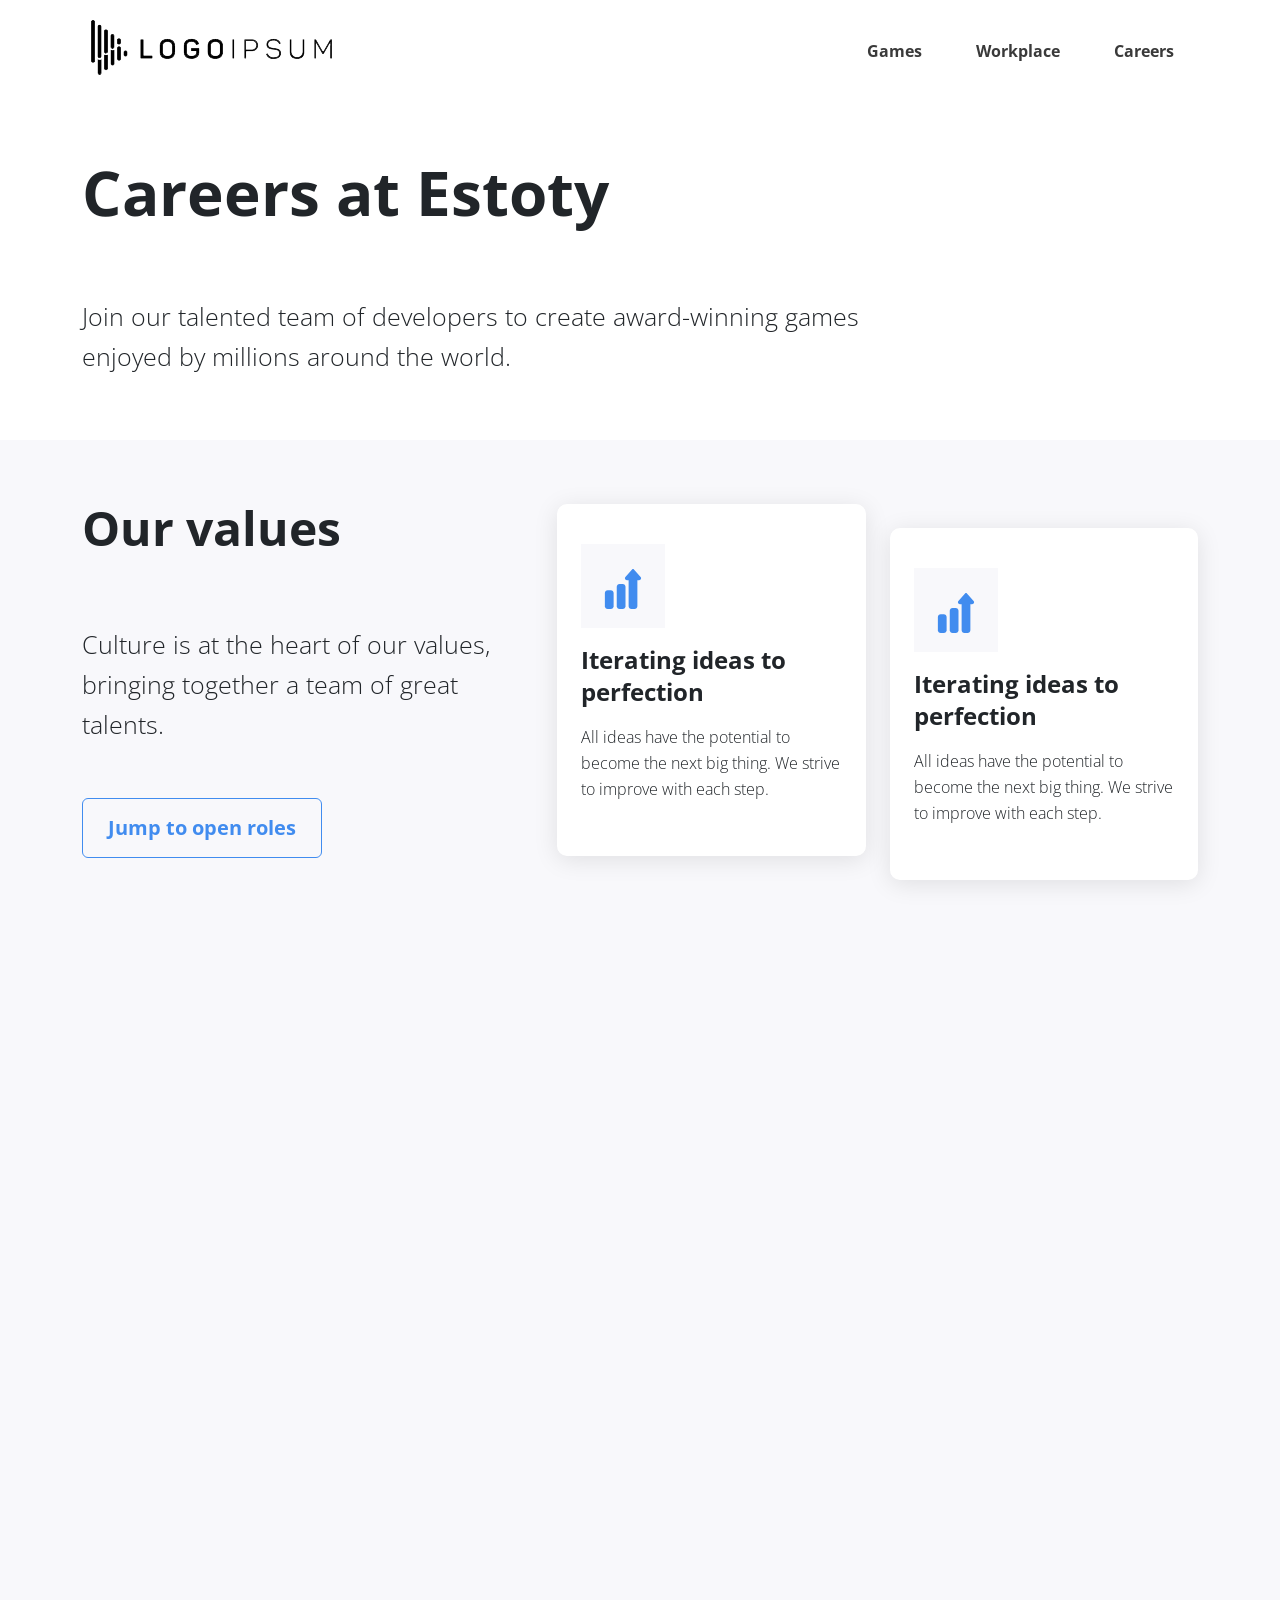
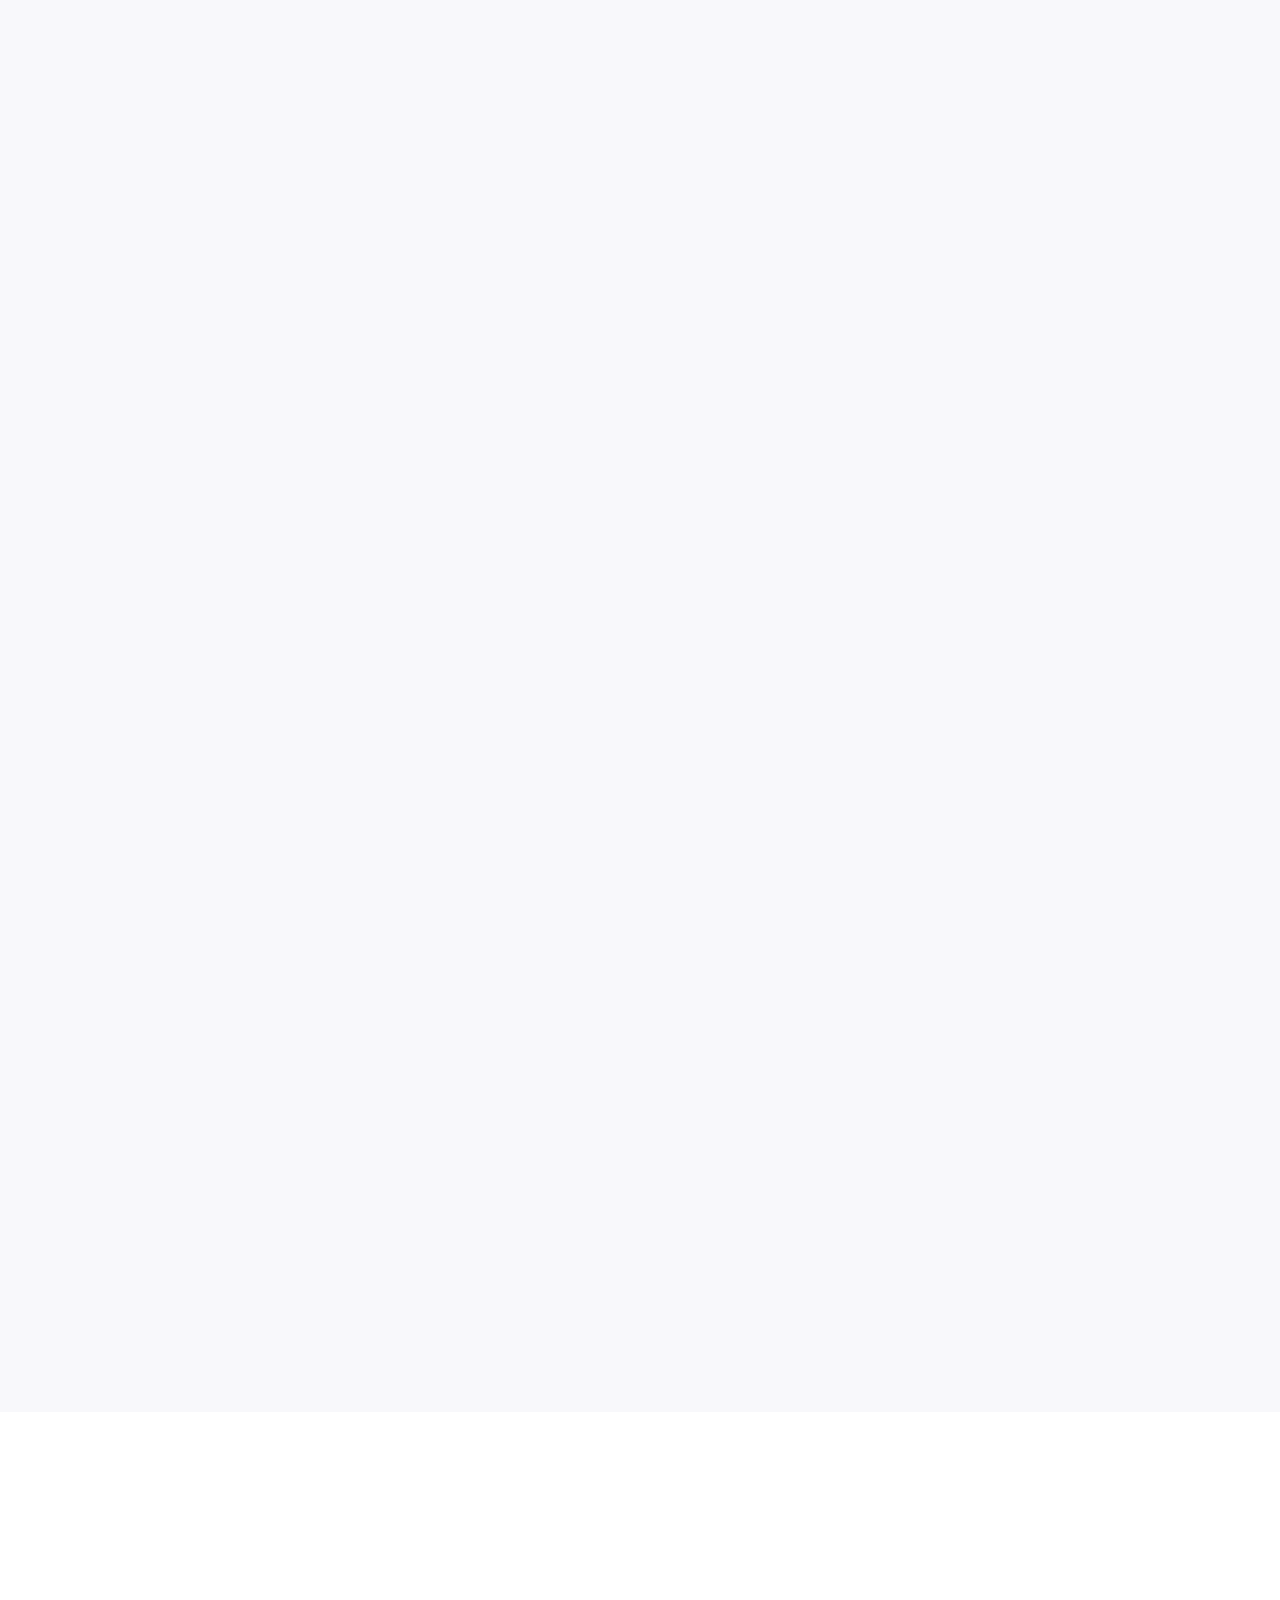
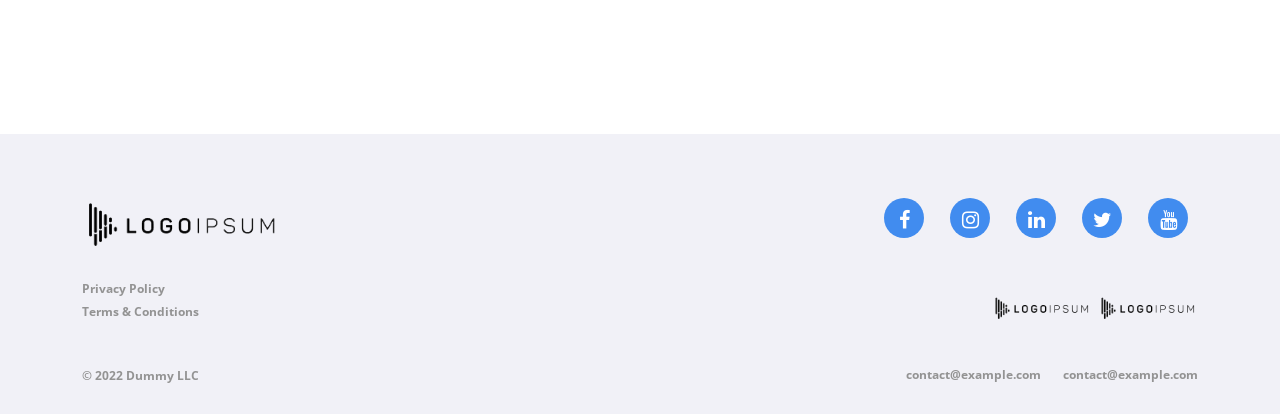
<file: public/careers.html>
<!DOCTYPE html>
<html lang="en">
   <head>
      <meta charset="UTF-8">
      <meta name="viewport" content="width=device-width, initial-scale=1.0">
      <title>Document</title>
      <link rel="stylesheet" href="css/bootstrap.min.css">
      <link href="https://unpkg.com/aos@2.3.1/dist/aos.css" rel="stylesheet">
      <link rel="stylesheet" href="https://cdnjs.cloudflare.com/ajax/libs/font-awesome/4.7.0/css/font-awesome.min.css">
      <link rel="stylesheet" href="css/style.css">
      <link rel="stylesheet" href="css/responsive.css">
   </head>
   <body>
      <header id="myHeader" class="navbar navbar-expand-lg navbar-light white-header w-100">
         <div class="container">
            <a class="navbar-brand order-xs-2 order-md--2" href="index.html">
            <img src="images/logo.png" alt="logo">
            </a>
            <button class="navbar-toggler order-xs-1 order-md--1" onclick="openNav()" type="button">
            <span class="navbar-toggler-icon"></span>
            </button>
            <div class=" navbar-collapse justify-content-end align-items-center" id="navbarScroll">
               <ul id="mySidenav" class="nav-list list-unstyled sidenav">
                  <li>
                     <a href="javascript:void(0)" class="closebtn text-decoration-none" onclick="closeNav()">×</a>
                  </li>
                  <li class="nav-item px-4  d-inline-block ">
                     <a href="games.html" class="nav-link fw-bold font-16">Games</a>
                  </li>
                  <li class="nav-item px-4  d-inline-block ">
                     <a href="workplace.html" class="nav-link fw-bold font-16">Workplace</a>
                  </li>
                  <li class="nav-item px-4  d-inline-block ">
                     <a href="careers.html" class="nav-link fw-bold font-16">Careers</a>
                  </li>
               </ul>
            </div>
         </div>
      </header>

      <div class="wrapper-pd bg-white">
         <div class="container">
            <div class="row">
               <div class="col-lg-9 col-md-12 col-12">
                  <h2 class="h2" data-aos="fade-up" data-aos-delay="50">
                     Careers at Estoty
                  </h2>
                  <p class="mt-lg-5 mt-md-4 mt-sm-3 pt-lg-4 pt-md-3 pt-sm-2 my-4 mb-0" data-aos="fade-up" data-aos-delay="50">
                     Join our talented team of developers to create award-winning games enjoyed by millions around the world.
                  </p>
               </div>
            </div>
         </div>
      </div>

      <div class="wrapper-pd bg-grey">
         <div class="container">
            <div class="row">
               <div class="col-lg-5 col-md-12 col-12">
                  <h5 class="h3" data-aos="fade-up" data-aos-delay="50">
                     Our values
                  </h5>
                  <p class="mt-lg-5 mt-md-4 mt-sm-3 pt-lg-4 pt-md-3 pt-sm-2 my-4" data-aos="fade-up" data-aos-delay="50">
                     Culture is at the heart of our values, bringing together a team of great talents. 
                  </p>
                  <button class="btn primary-btn-outline" data-aos="fade-up" data-aos-delay="50">Jump to open roles</button>
               </div>
               <div class="col-lg-7 col-md-12 col-12">
                  <div class="row">
                     <div class="col-lg-6 col-md-6 col-12">
                        <div class="bg-white key-box h-352 vales-box box-shadow mb-4" data-aos="fade-up" data-aos-delay="50">
                           <div class="bg-grey grey-icon mt-lg-3 mt-md-2 mt-2">
                              <img src="images/values-icon.svg" alt="">
                           </div>
                           <h6 class="h4 fw-bold mt-lg-3 mt-md-2 mt-sm-1">Iterating ideas to perfection</h6>
                           <p class="font-16 mt-lg-3 mt-md-2 mt-sm-1">All ideas have the potential to become the next big thing. We strive to improve with each step.</p>
                        </div>
                        <div class="bg-white key-box h-352 vales-box box-shadow mb-4" data-aos="fade-up" data-aos-delay="50">
                           <div class="bg-grey grey-icon mt-lg-3 mt-md-2 mt-2">
                              <img src="images/values-icon.svg" alt="">
                           </div>
                           <h6 class="h4 fw-bold mt-lg-3 mt-md-2 mt-sm-1">Powered by excellence</h6>
                           <p class="font-16 mt-lg-3 mt-md-2 mt-sm-1">All ideas have the potential to become the next big thing. We strive to improve with each step.</p>
                        </div>
                     </div>
                     <div class="col-lg-6 col-md-6 col-12 mt-lg-4 mt-md-0">
                        <div class="bg-white key-box h-352 vales-box box-shadow mb-4" data-aos="fade-up" data-aos-delay="50">
                           <div class="bg-grey grey-icon mt-lg-3 mt-md-2 mt-2">
                              <img src="images/values-icon.svg" alt="">
                           </div>
                           <h6 class="h4 fw-bold mt-lg-3 mt-md-2 mt-sm-1">Iterating ideas to perfection</h6>
                           <p class="font-16 mt-lg-3 mt-md-2 mt-sm-1">All ideas have the potential to become the next big thing. We strive to improve with each step.</p>
                        </div>
                        <div class="key-box h-352 vales-box box-shadow mb-4 vales-box-primary" data-aos="fade-up" data-aos-delay="50">
                           <div class="bg-grey grey-icon mt-lg-3 mt-md-2 mt-2">
                              <img src="images/values-icon.svg" alt="">
                           </div>
                           <h6 class="h4 fw-bold mt-lg-3 mt-md-2 mt-sm-1">Powered by excellence</h6>
                           <p class="font-16 mt-lg-3 mt-md-2 mt-sm-1">All ideas have the potential to become the next big thing. We strive to improve with each step.</p>
                        </div>
                     </div>
                  </div>
               </div>
            </div>
         </div>
      </div>

      <div class="wrapper-pd bg-grey">
         <div class="container">
            <div class="row">
               <div class="col-lg-9 col-md-12 col-12">
                  <h5 class="h3" data-aos="fade-up" data-aos-delay="50">
                     Create and grow together
                  </h5>
                  <p class="mt-lg-5 mt-md-4 mt-sm-3 pt-lg-4 pt-md-3 pt-sm-2 my-4" data-aos="fade-up" data-aos-delay="50">
                     Over 200 million players from around the world have enjoyed our games. At Estoty, we develop and transform ideas into incredible entertainment for everyone.
                     <br><br>
                     Great games start with a great team. Join us and create leading hyper-casual games to make the world a happier place.
                  </p>
               </div>
            </div>
            <div class="row mt-lg-5 mt-md-4 mt-sm-3">
               <div class="col-lg-4 col-md-6 col-12">
                  <div class="bg-white key-box h-312" data-aos="zoom-in-down" data-aos-delay="50">
                     <img src="images/ideas.svg" alt="">
                     <h6 class="h4 fw-bold mt-lg-3 mt-md-2 mt-sm-1">Creative problem solving</h6>
                     <p class="font-16 mt-lg-3 mt-md-2 mt-sm-1">We enjoy working hard together - the hardest challenges are often the most rewarding.</p>
                  </div>
               </div>
               <div class="col-lg-4 col-md-6 col-12">
                  <div class="bg-white key-box h-312" data-aos="zoom-in-down" data-aos-delay="50">
                     <img src="images/ideas.svg" alt="">
                     <h6 class="h4 fw-bold mt-lg-3 mt-md-2 mt-sm-1">Creative problem solving</h6>
                     <p class="font-16 mt-lg-3 mt-md-2 mt-sm-1">We enjoy working hard together - the hardest challenges are often the most rewarding.</p>
                  </div>
               </div>
               <div class="col-lg-4 col-md-6 col-12">
                  <div class="bg-white key-box h-312" data-aos="zoom-in-down" data-aos-delay="50">
                     <img src="images/ideas.svg" alt="">
                     <h6 class="h4 fw-bold mt-lg-3 mt-md-2 mt-sm-1">Creative problem solving</h6>
                     <p class="font-16 mt-lg-3 mt-md-2 mt-sm-1">We enjoy working hard together - the hardest challenges are often the most rewarding.</p>
                  </div>
               </div>
            </div>
            <div class="row mt-lg-5 mt-md-4 mt-sm-3">
               <div class="col-lg-9 col-md-12 col-12">
                  <h5 class="h3" data-aos="fade-up" data-aos-delay="50">
                     Open roles
                  </h5>
               </div>
            </div>
            <div class="row mt-lg-5 mt-md-4 mt-sm-3">
               <div class="col-lg-4 col-md-6 col-12">
                  <div class="bg-white key-box-apply h-292 border" data-aos="fade-up" data-aos-delay="50">
                     <h4 class="h6 text-grey text-uppercase fw-bold mb-0">Development</h4>
                     <h6 class="h4 fw-bold mt-lg-3 mt-md-2 mt-sm-1">Senior Unity Developer</h6>
                     <ul class="job-list">
                        <li>Location:<strong class="ms-2">Vilnius</strong></li>
                        <li class="">Commitment:<strong class="ms-2">Full-time</strong></li>
                     </ul>
                     <a href="" class="fw-bold text-primary font-16 me-3">Learn More <i class="fa fa-angle-right"></i> </a>
                  </div>
               </div>
               <div class="col-lg-4 col-md-6 col-12">
                  <div class="bg-white key-box-apply h-292 border" data-aos="fade-up" data-aos-delay="50">
                     <h4 class="h6 text-grey text-uppercase fw-bold mb-0">Development</h4>
                     <h6 class="h4 fw-bold mt-lg-3 mt-md-2 mt-sm-1">Graphic Designer & Video Editor</h6>
                     <ul class="job-list">
                        <li>Location:<strong class="ms-2">Vilnius</strong></li>
                        <li class="">Commitment:<strong class="ms-2">Full-time</strong></li>
                     </ul>
                     <a href="" class="fw-bold text-primary font-16 me-3">Learn More <i class="fa fa-angle-right"></i> </a>
                  </div>
               </div>
               <div class="col-lg-4 col-md-6 col-12">
                  <div class="bg-white key-box-apply h-292 border" data-aos="fade-up" data-aos-delay="50">
                     <h4 class="h6 text-grey text-uppercase fw-bold mb-0">Development</h4>
                     <h6 class="h4 fw-bold mt-lg-3 mt-md-2 mt-sm-1">Senior Unity Developer</h6>
                     <ul class="job-list">
                        <li>Location:<strong class="ms-2">Vilnius</strong></li>
                        <li class="">Commitment:<strong class="ms-2">Full-time</strong></li>
                     </ul>
                     <a href="" class="fw-bold text-primary font-16 me-3">Learn More <i class="fa fa-angle-right"></i> </a>
                  </div>
               </div>
               <div class="col-lg-4 col-md-6 col-12">
                  <div class="bg-white key-box-apply h-292 border" data-aos="fade-up" data-aos-delay="50">
                     <h4 class="h6 text-grey text-uppercase fw-bold mb-0">Development</h4>
                     <h6 class="h4 fw-bold mt-lg-3 mt-md-2 mt-sm-1">Senior Unity Developer</h6>
                     <ul class="job-list">
                        <li>Location:<strong class="ms-2">Vilnius</strong></li>
                        <li class="">Commitment:<strong class="ms-2">Full-time</strong></li>
                     </ul>
                     <a href="" class="fw-bold text-primary font-16 me-3">Learn More <i class="fa fa-angle-right"></i> </a>
                  </div>
               </div>
               <div class="col-lg-4 col-md-6 col-12">
                  <div class="bg-white key-box-apply h-292 border" data-aos="fade-up" data-aos-delay="50">
                     <h4 class="h6 text-grey text-uppercase fw-bold mb-0">Development</h4>
                     <h6 class="h4 fw-bold mt-lg-3 mt-md-2 mt-sm-1">Senior Unity Developer</h6>
                     <ul class="job-list">
                        <li>Location:<strong class="ms-2">Vilnius</strong></li>
                        <li class="">Commitment:<strong class="ms-2">Full-time</strong></li>
                     </ul>
                     <a href="" class="fw-bold text-primary font-16 me-3">Learn More <i class="fa fa-angle-right"></i> </a>
                  </div>
               </div>
            </div>
         </div>
      </div>

      <div class="wrapper-pd bg-white">
         <div class="container">
            <div class="row">
               <div class="col-lg-6 col-md-12 col-12">
                  <h6 class="h4 fw-bold mt-lg-3 mt-md-2 mt-sm-1" data-aos="fade-up" data-aos-delay="50">Didn’t find your role?</h6>
                  <p class="font-16 mt-lg-3 mt-md-2 mt-sm-1" data-aos="fade-up" data-aos-delay="50">
                     We’re always on the lookout for talented professionals to join our team, and will be happy to chat with you even if there’s no open position currently listed.
                     <br>    If you think we’re a good match, and you’re up for the challenge of creating great games together, 
                     <a href="" class="fw-bold font-16">reach out to us.</a>
                  </p>
               </div>
               <div class="col-lg-6 col-md-12 col-12">
                  <h6 class="h4 fw-bold mt-lg-3 mt-md-2 mt-sm-1" data-aos="fade-up" data-aos-delay="50">About us</h6>
                  <p class="font-16 mt-lg-3 mt-md-2 mt-sm-1" data-aos="fade-up" data-aos-delay="50">
                     We are a company that strongly believes in equal opportunities and are passionate about creating an environment that is safe, diverse, and enjoyable.
                     <br>
                     We’ve got lots of exciting plans for the future and are looking for talented people to join us on our adventure.
                  </p>
               </div>
            </div>
         </div>
      </div>
      <footer class="wrapper-pd pb-4">
         <div class="container">
            <div class="row">
               <div class="col-lg-6 col-md-6 col-12">
                  <a href="index.html">
                  <img src="images/logo.png" alt="" width="200">
                  </a> <br>
                  <ul class="mt-4">
                     <li><a href="" class="fw-bold font-12 line-height-20 text-grey">Privacy Policy</a></li>
                     <li> <a href="" class="fw-bold font-12 line-height-20 text-grey">Terms & Conditions</a></li>
                  </ul>
               </div>
               <div class="col-lg-6 col-md-6 col-12">
                  <ul class="social-icons">
                     <li>
                        <a href="">
                        <i class="fa fa-facebook"></i>
                        </a>
                     </li>
                     <li>
                        <a href="">
                        <i class="fa fa-instagram"></i>
                        </a>
                     </li>
                     <li>
                        <a href="">
                        <i class="fa fa-linkedin"></i>
                        </a>
                     </li>
                     <li>
                        <a href="">
                        <i class="fa fa-twitter"></i>
                        </a>
                     </li>
                     <li>
                        <a href="">
                        <i class="fa fa-youtube"></i>
                        </a>
                     </li>
                  </ul>
                  <div class="mt-lg-5 mt-md-3 mt-sm-2 mt-1">
                     <img src="images/logo.png" alt="" width="100"> 
                     <img src="images/logo.png" alt="" width="100"> 
                  </div>
               </div>
            </div>
            <div class="row mt-lg-4 mt-md-3 mt-sm-2 mt-1">
               <div class="col-lg-6 col-md-6 col-12">
                  <p class="font-12 line-height-20 fw-bold text-grey mt-3">© 2022 Dummy LLC</p>
               </div>
               <div class="col-lg-6 col-md-6 col-12">
                  <div>
                     <a href="mailto:contact@example.com" class="fw-bold font-12 line-height-20 text-grey">contact@example.com</a>
                     <a href="mailto:contact@example.com" class="fw-bold font-12 line-height-20 text-grey ms-lg-3 ms-md-2 ms-sm-2 ms-2">contact@example.com</a>
                  </div>
               </div>
            </div>
         </div>
      </footer>
       <script src="js/jquery.min.js"></script>
      <script src="js/bootstrap.min.js"></script>
      <script src="https://unpkg.com/aos@2.3.1/dist/aos.js"></script>
      <script src="js/custom.js"></script>
   </body>
</html>
</file>
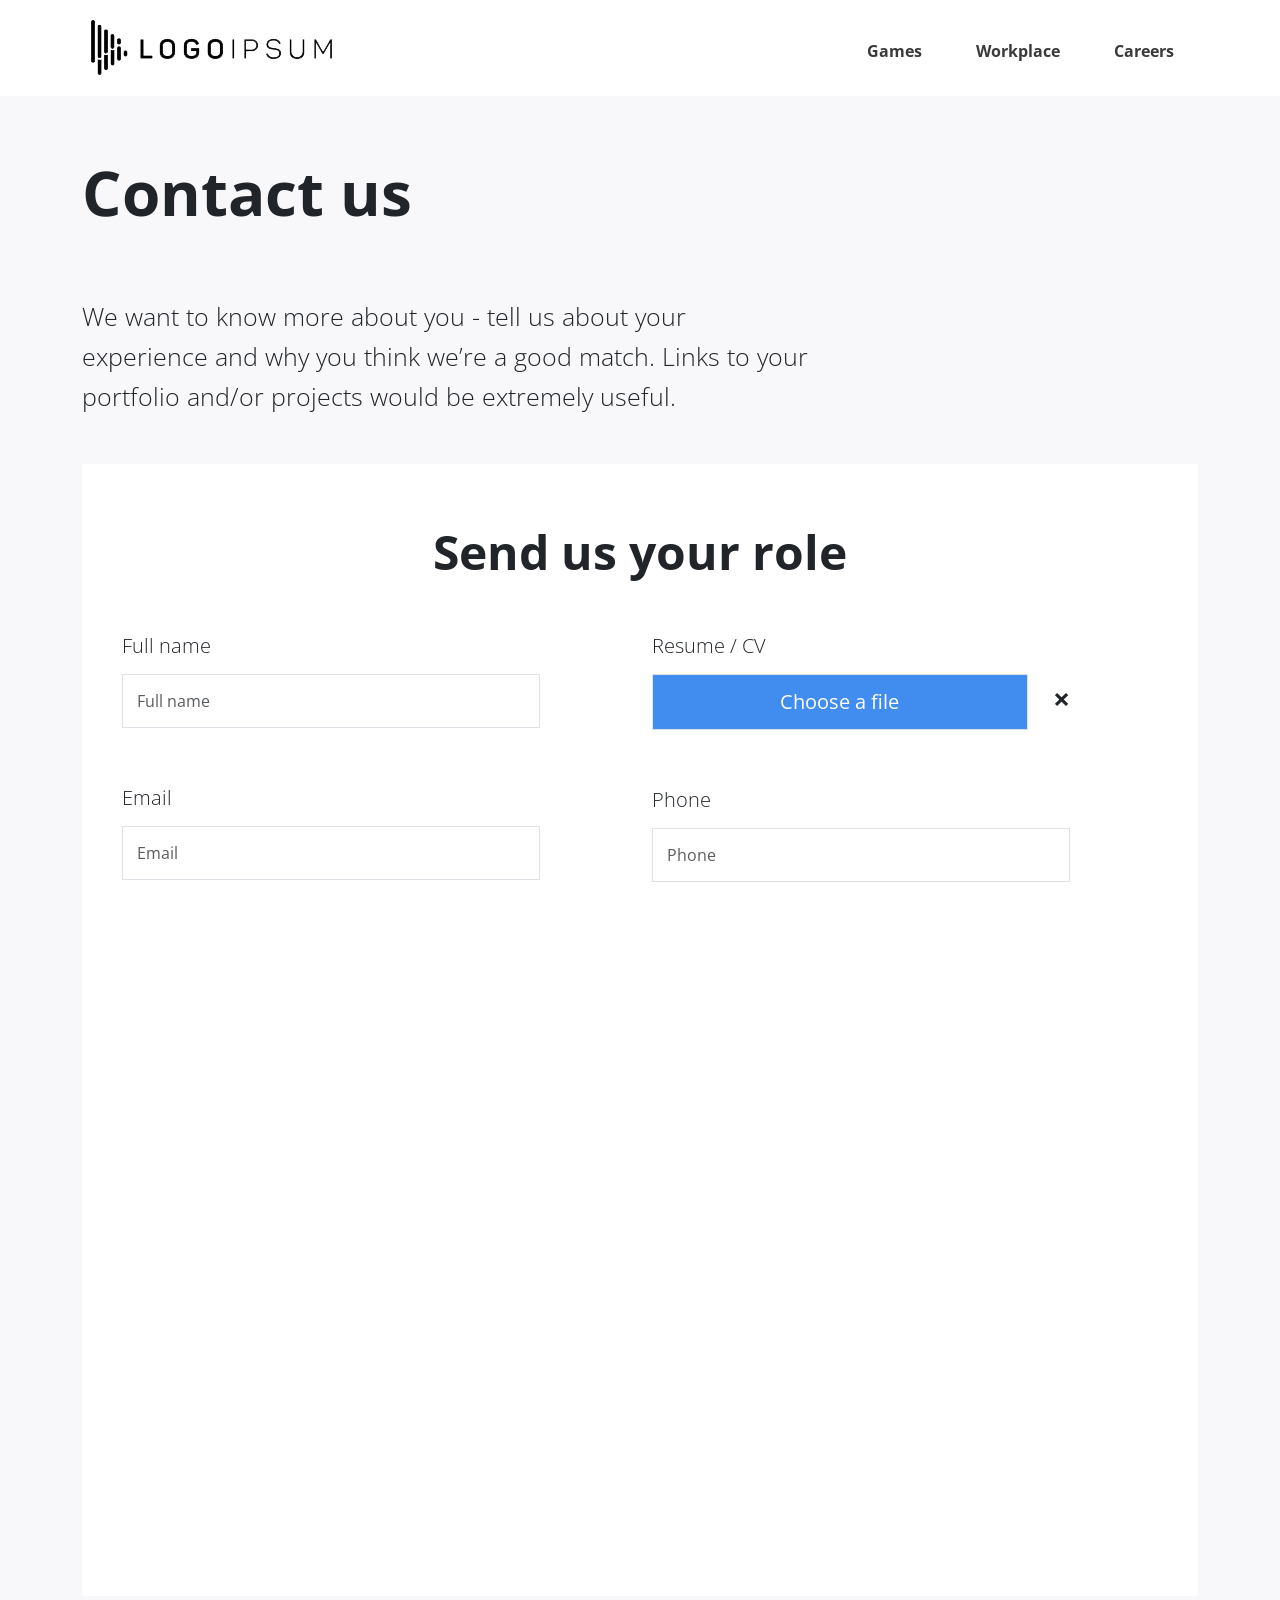
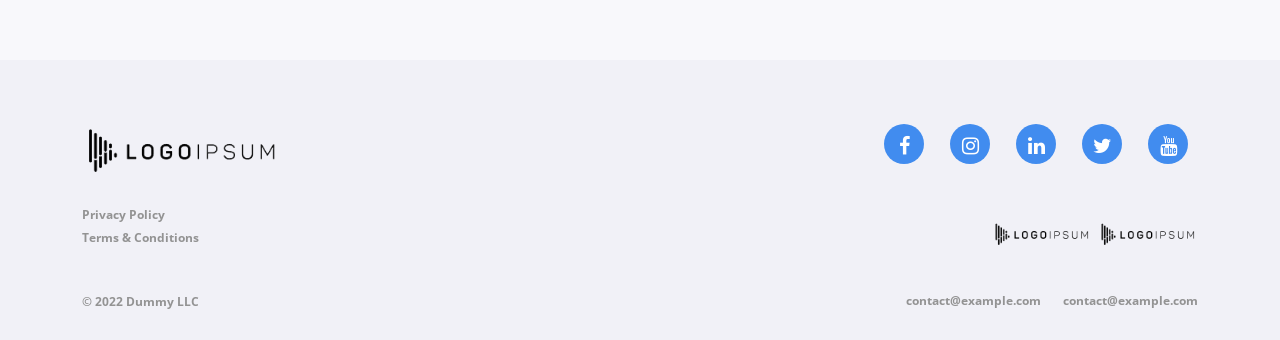
<file: public/contact.html>
<!DOCTYPE html>
<html lang="en">
   <head>
      <meta charset="UTF-8">
      <meta name="viewport" content="width=device-width, initial-scale=1.0">
      <title>Document</title>
      <link rel="stylesheet" href="css/bootstrap.min.css">
      <link href="https://unpkg.com/aos@2.3.1/dist/aos.css" rel="stylesheet">
      <link rel="stylesheet" href="https://cdnjs.cloudflare.com/ajax/libs/font-awesome/4.7.0/css/font-awesome.min.css">
      <link rel="stylesheet" href="css/style.css">
      <link rel="stylesheet" href="css/responsive.css">
   </head>
   <body>
      <header id="myHeader" class="navbar navbar-expand-lg navbar-light white-header w-100">
         <div class="container">
            <a class="navbar-brand order-xs-2 order-md--2" href="index.html">
            <img src="images/logo.png" alt="logo">
            </a>
            <button class="navbar-toggler order-xs-1 order-md--1" onclick="openNav()" type="button">
            <span class="navbar-toggler-icon"></span>
            </button>
            <div class=" navbar-collapse justify-content-end align-items-center" id="navbarScroll">
               <ul id="mySidenav" class="nav-list list-unstyled sidenav">
                  <li>
                     <a href="javascript:void(0)" class="closebtn text-decoration-none" onclick="closeNav()">×</a>
                  </li>
                  <li class="nav-item px-4  d-inline-block ">
                     <a href="games.html" class="nav-link fw-bold font-16">Games</a>
                  </li>
                  <li class="nav-item px-4  d-inline-block ">
                     <a href="workplace.html" class="nav-link fw-bold font-16">Workplace</a>
                  </li>
                  <li class="nav-item px-4  d-inline-block ">
                     <a href="careers.html" class="nav-link fw-bold font-16">Careers</a>
                  </li>
               </ul>
            </div>
         </div>
      </header>
      <div class="wrapper-pd bg-grey">
         <div class="container">
            <div class="row">
               <div class="col-lg-8 col-md-12 col-12">
                  <h2 class="h2" data-aos="fade-up" data-aos-delay="50">
                     Contact us
                  </h2>
                  <p class="mt-lg-5 mt-md-4 mt-sm-3 pt-lg-4 pt-md-3 pt-sm-2 my-4 mb-0" data-aos="fade-up" data-aos-delay="50">
                     We want to know more about you - tell us about your experience and why you think we’re a good match. Links to your portfolio and/or projects would be extremely useful.
                  </p>
               </div>
            </div>
            <div class="contact-form mt-lg-5 mt-md-4 mt-sm-3">
               <h3 class="h3 mb-lg-5 mb-md-4 mb-sm-3" data-aos="fade-up" data-aos-delay="50">
                  Send us your role
               </h3>
               <form method="post">
               <div class="row">
                  <div class="col-lg-5 col-md-5 col-12">
                     <div class="mb-lg-5 mb-md-4 mb-2" data-aos="fade-up" data-aos-delay="50">
                        <label for="exampleFormControlInput1" class="form-label" >Full name</label>
                        <input type="text" class="form-control" id="exampleFormControlInput1"  name="name" placeholder="Full name" required>
                     </div>
                     <div class="mb-lg-5 mb-md-4 mb-2" data-aos="fade-up" data-aos-delay="50">
                        <label for="exampleFormControlInput1" class="form-label">Email</label>
                        <input type="email" class="form-control" id="exampleFormControlInput1"  name="email" placeholder="Email" required>
                     </div>
                  </div>
                  <div class="col-lg-1 col-md-1 col-12"></div>
                  <div class="col-lg-5 col-md-5 col-12">
                     <div class="mb-lg-5 mb-md-4 mb-2" data-aos="fade-up" data-aos-delay="50">
                        <label for="exampleFormControlInput1" class="form-label">Resume / CV</label>
                        <div class="file-upload">
                           <input type="file" name="file" id="file-input" class="hidden" required>
                           <label for="file-input" class="file-label form-control">
                           <span class="file-text">Choose a file</span>
                           </label>
                           <span class="file-clear" id="clear-button">&times;</span>
                        </div>
                     </div>
                     <div class="mb-lg-5 mb-md-4 mb-2" data-aos="fade-up" data-aos-delay="50">
                        <label for="exampleFormControlInput1" class="form-label">Phone</label>
                        <input type="text" class="form-control" id="exampleFormControlInput1" placeholder="Phone" name="phone" required>
                     </div>
                  </div>
                  <div class="col-lg-12 col-md-12 col-12">
                     <div class="mb-lg-5 mb-md-4 mb-2" data-aos="fade-up" data-aos-delay="50">
                        <label for="exampleFormControlTextarea1" class="form-label">Motivation letter</label>
                        <textarea class="form-control" id="exampleFormControlTextarea1" rows="5" name="message" required></textarea>
                     </div>
                     <div class="mb-lg-5 mb-md-4 mb-2" data-aos="fade-up" data-aos-delay="50">
                        <label for="exampleFormControlTextarea1" class="form-label">Links to your portfolio</label>
                        <textarea class="form-control" id="exampleFormControlTextarea1" rows="4" name="portfolio" required></textarea>
                     </div>
                  </div>
                  <div class="col-lg-12 col-md-12 col-12" data-aos="fade-up" data-aos-delay="50">
                     <div class="form-check">
                        <input class="form-check-input" type="checkbox" value="" id="flexCheckDefault" required>
                        <label class="form-check-label" for="flexCheckDefault">
                        By selecting Send your application, I agree to the 
                        <a href="">Terms</a> and confirm that I have read 
                        <a href=""> Privacy Policy. </a>
                        </label>
                     </div>
                     <button type="submit" class="btn primary-btn mx-auto d-block w-25" data-aos="fade-up" data-aos-delay="50">Send your application</button>
                  </div>
               </div>
               </form>
            </div>
         </div>
      </div>
      <footer class="wrapper-pd pb-4">
         <div class="container">
            <div class="row">
               <div class="col-lg-6 col-md-6 col-12">
                  <a href="index.html">
                  <img src="images/logo.png" alt="" width="200">
                  </a> <br>
                  <ul class="mt-4">
                     <li><a href="" class="fw-bold font-12 line-height-20 text-grey">Privacy Policy</a></li>
                     <li> <a href="" class="fw-bold font-12 line-height-20 text-grey">Terms & Conditions</a></li>
                  </ul>
               </div>
               <div class="col-lg-6 col-md-6 col-12">
                  <ul class="social-icons">
                     <li>
                        <a href="">
                        <i class="fa fa-facebook"></i>
                        </a>
                     </li>
                     <li>
                        <a href="">
                        <i class="fa fa-instagram"></i>
                        </a>
                     </li>
                     <li>
                        <a href="">
                        <i class="fa fa-linkedin"></i>
                        </a>
                     </li>
                     <li>
                        <a href="">
                        <i class="fa fa-twitter"></i>
                        </a>
                     </li>
                     <li>
                        <a href="">
                        <i class="fa fa-youtube"></i>
                        </a>
                     </li>
                  </ul>
                  <div class="mt-lg-5 mt-md-3 mt-sm-2 mt-1">
                     <img src="images/logo.png" alt="" width="100"> 
                     <img src="images/logo.png" alt="" width="100"> 
                  </div>
               </div>
            </div>
            <div class="row mt-lg-4 mt-md-3 mt-sm-2 mt-1">
               <div class="col-lg-6 col-md-6 col-12">
                  <p class="font-12 line-height-20 fw-bold text-grey mt-3">© 2022 Dummy LLC</p>
               </div>
               <div class="col-lg-6 col-md-6 col-12">
                  <div>
                     <a href="mailto:contact@example.com" class="fw-bold font-12 line-height-20 text-grey">contact@example.com</a>
                     <a href="mailto:contact@example.com" class="fw-bold font-12 line-height-20 text-grey ms-lg-3 ms-md-2 ms-sm-2 ms-2">contact@example.com</a>
                  </div>
               </div>
            </div>
         </div>
      </footer>
      <script src="js/jquery.min.js"></script>
      <script src="js/bootstrap.min.js"></script>
      <script src="https://unpkg.com/aos@2.3.1/dist/aos.js"></script>
      <script src="js/custom.js"></script>
   </body>
</html>
</file>
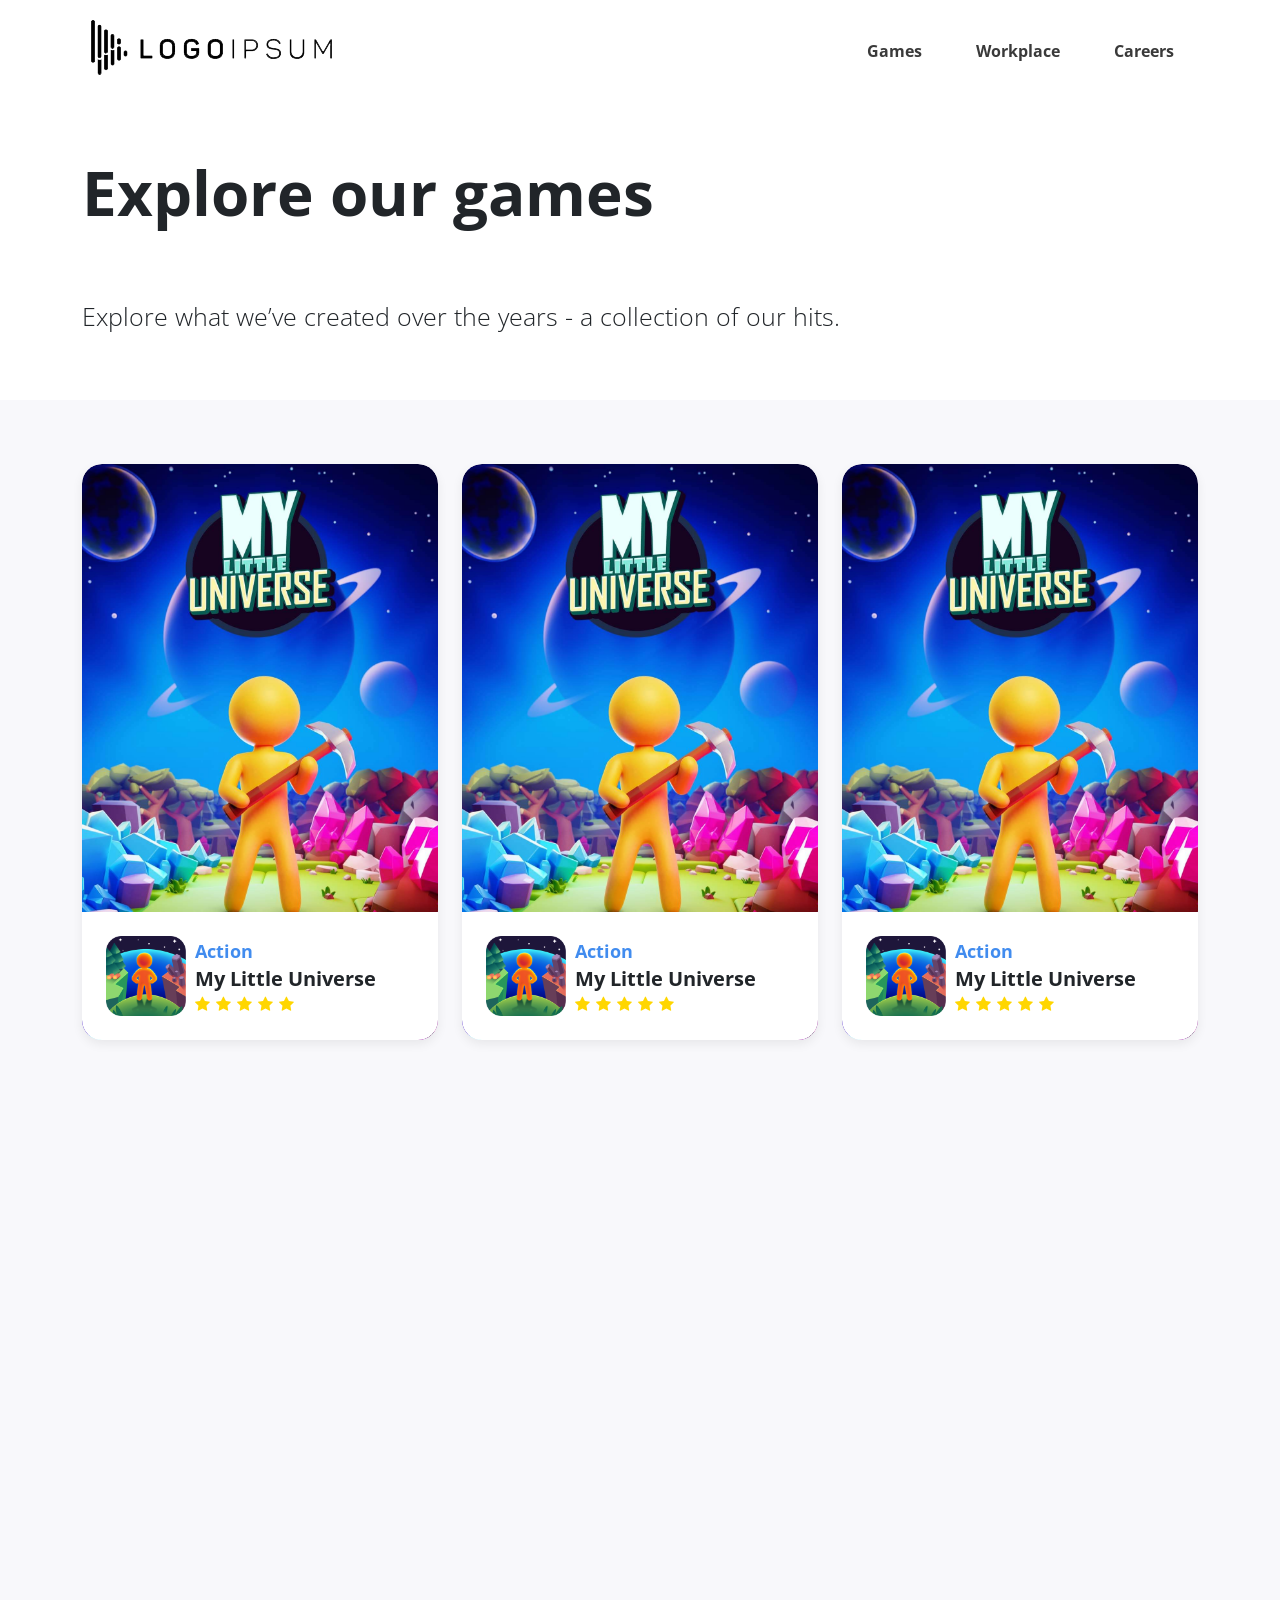
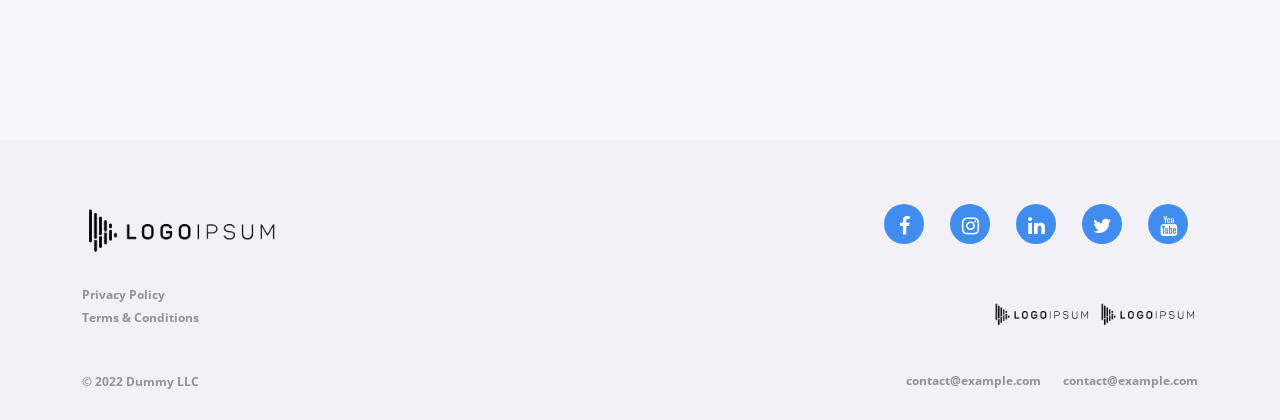
<file: public/games.html>
<!DOCTYPE html>
<html lang="en">
   <head>
      <meta charset="UTF-8">
      <meta name="viewport" content="width=device-width, initial-scale=1.0">
      <title>Document</title>
      <link rel="stylesheet" href="css/bootstrap.min.css">
      <link href="https://unpkg.com/aos@2.3.1/dist/aos.css" rel="stylesheet">
      <link rel="stylesheet" href="https://cdnjs.cloudflare.com/ajax/libs/font-awesome/4.7.0/css/font-awesome.min.css">
      <link rel="stylesheet" href="css/style.css">
      <link rel="stylesheet" href="css/responsive.css">
   </head>
   <body>
      <header id="myHeader" class="navbar navbar-expand-lg navbar-light white-header w-100">
         <div class="container">
            <a class="navbar-brand order-xs-2 order-md--2" href="index.html">
            <img src="images/logo.png" alt="logo">
            </a>
            <button class="navbar-toggler order-xs-1 order-md--1" onclick="openNav()" type="button">
            <span class="navbar-toggler-icon"></span>
            </button>
            <div class=" navbar-collapse justify-content-end align-items-center" id="navbarScroll">
               <ul id="mySidenav" class="nav-list list-unstyled sidenav">
                  <li>
                     <a href="javascript:void(0)" class="closebtn text-decoration-none" onclick="closeNav()">×</a>
                  </li>
                  <li class="nav-item px-4  d-inline-block ">
                     <a href="index.html" class="nav-link fw-bold font-16">Games</a>
                  </li>
                  <li class="nav-item px-4  d-inline-block ">
                     <a href="workplace.html" class="nav-link fw-bold font-16">Workplace</a>
                  </li>
                  <li class="nav-item px-4  d-inline-block ">
                     <a href="careers.html" class="nav-link fw-bold font-16">Careers</a>
                  </li>
               </ul>
            </div>
         </div>
      </header>

      <div class="wrapper-pd bg-white">
         <div class="container">
            <div class="row">
               <div class="col-lg-12 col-md-12 col-12">
                  <h2 class="h2" data-aos="fade-up" data-aos-delay="50">
                     Explore our games
                  </h2>
                  <p class="mt-lg-5 mt-md-4 mt-sm-3 pt-lg-4 pt-md-3 pt-sm-2 my-4 mb-0" data-aos="fade-up" data-aos-delay="50">
                     Explore what we’ve created over the years - a collection of our hits.
                  </p>
               </div>
            </div>
         </div>
      </div>

      <div class="wrapper-pd bg-grey">
         <div class="container">
            <div class="row">
               <div class="col-lg-4 col-md-6 col-12">
                  <div class="games-box" data-aos="fade-up" data-aos-delay="70">
                     <div class="game-img">
                        <img src="images/game-img.jpeg" alt="">
                     </div>
                     <div class="content">
                        <div class="content-wrapper">
                           <img src="images/game-icon.png" alt="">
                           <div class="right">
                              <div class="h4 mb-0">Action</div>
                              <h5 class="fw-bold mb-0">My Little Universe</h5>
                              <div class="feedback">
                                 <i class="fa fa-star font-16"></i>
                                 <i class="fa fa-star font-16"></i>
                                 <i class="fa fa-star font-16"></i>
                                 <i class="fa fa-star font-16"></i>
                                 <i class="fa fa-star font-16"></i>
                              </div>
                           </div>
                        </div>
                        <div class="footer">
                           <a href=""> <img src="images/app-download.png" alt=""></a>
                           <a href=""> <img src="images/app-download.png" alt=""></a>
                        </div>
                     </div>
                  </div>
               </div>
               <div class="col-lg-4 col-md-6 col-12">
                  <div class="games-box" data-aos="fade-up" data-aos-delay="70">
                     <div class="game-img">
                        <img src="images/game-img.jpeg" alt="">
                     </div>
                     <div class="content">
                        <div class="content-wrapper">
                           <img src="images/game-icon.png" alt="">
                           <div class="right">
                              <div class="h4 mb-0">Action</div>
                              <h5 class="fw-bold mb-0">My Little Universe</h5>
                              <div class="feedback">
                                 <i class="fa fa-star font-16"></i>
                                 <i class="fa fa-star font-16"></i>
                                 <i class="fa fa-star font-16"></i>
                                 <i class="fa fa-star font-16"></i>
                                 <i class="fa fa-star font-16"></i>
                              </div>
                           </div>
                        </div>
                        <div class="footer">
                           <a href=""> <img src="images/app-download.png" alt=""></a>
                           <a href=""> <img src="images/app-download.png" alt=""></a>
                        </div>
                     </div>
                  </div>
               </div>
               <div class="col-lg-4 col-md-6 col-12">
                  <div class="games-box" data-aos="fade-up" data-aos-delay="70">
                     <div class="game-img">
                        <img src="images/game-img.jpeg" alt="">
                     </div>
                     <div class="content">
                        <div class="content-wrapper">
                           <img src="images/game-icon.png" alt="">
                           <div class="right">
                              <div class="h4 mb-0">Action</div>
                              <h5 class="fw-bold mb-0">My Little Universe</h5>
                              <div class="feedback">
                                 <i class="fa fa-star font-16"></i>
                                 <i class="fa fa-star font-16"></i>
                                 <i class="fa fa-star font-16"></i>
                                 <i class="fa fa-star font-16"></i>
                                 <i class="fa fa-star font-16"></i>
                              </div>
                           </div>
                        </div>
                        <div class="footer">
                           <a href=""> <img src="images/app-download.png" alt=""></a>
                           <a href=""> <img src="images/app-download.png" alt=""></a>
                        </div>
                     </div>
                  </div>
               </div>
               <div class="col-lg-4 col-md-6 col-12">
                  <div class="games-box" data-aos="fade-up" data-aos-delay="70">
                     <div class="game-img">
                        <img src="images/game-img.jpeg" alt="">
                     </div>
                     <div class="content">
                        <div class="content-wrapper">
                           <img src="images/game-icon.png" alt="">
                           <div class="right">
                              <div class="h4 mb-0">Action</div>
                              <h5 class="fw-bold mb-0">My Little Universe</h5>
                              <div class="feedback">
                                 <i class="fa fa-star font-16"></i>
                                 <i class="fa fa-star font-16"></i>
                                 <i class="fa fa-star font-16"></i>
                                 <i class="fa fa-star font-16"></i>
                                 <i class="fa fa-star font-16"></i>
                              </div>
                           </div>
                        </div>
                        <div class="footer">
                           <a href=""> <img src="images/app-download.png" alt=""></a>
                           <a href=""> <img src="images/app-download.png" alt=""></a>
                        </div>
                     </div>
                  </div>
               </div>
               <div class="col-lg-4 col-md-6 col-12">
                  <div class="games-box" data-aos="fade-up" data-aos-delay="70">
                     <div class="game-img">
                        <img src="images/game-img.jpeg" alt="">
                     </div>
                     <div class="content">
                        <div class="content-wrapper">
                           <img src="images/game-icon.png" alt="">
                           <div class="right">
                              <div class="h4 mb-0">Action</div>
                              <h5 class="fw-bold mb-0">My Little Universe</h5>
                              <div class="feedback">
                                 <i class="fa fa-star font-16"></i>
                                 <i class="fa fa-star font-16"></i>
                                 <i class="fa fa-star font-16"></i>
                                 <i class="fa fa-star font-16"></i>
                                 <i class="fa fa-star font-16"></i>
                              </div>
                           </div>
                        </div>
                        <div class="footer">
                           <a href=""> <img src="images/app-download.png" alt=""></a>
                           <a href=""> <img src="images/app-download.png" alt=""></a>
                        </div>
                     </div>
                  </div>
               </div>
               <div class="col-lg-4 col-md-6 col-12">
                  <div class="games-box" data-aos="fade-up" data-aos-delay="70">
                     <div class="game-img">
                        <img src="images/game-img.jpeg" alt="">
                     </div>
                     <div class="content">
                        <div class="content-wrapper">
                           <img src="images/game-icon.png" alt="">
                           <div class="right">
                              <div class="h4 mb-0">Action</div>
                              <h5 class="fw-bold mb-0">My Little Universe</h5>
                              <div class="feedback">
                                 <i class="fa fa-star font-16"></i>
                                 <i class="fa fa-star font-16"></i>
                                 <i class="fa fa-star font-16"></i>
                                 <i class="fa fa-star font-16"></i>
                                 <i class="fa fa-star font-16"></i>
                              </div>
                           </div>
                        </div>
                        <div class="footer">
                           <a href=""> <img src="images/app-download.png" alt=""></a>
                           <a href=""> <img src="images/app-download.png" alt=""></a>
                        </div>
                     </div>
                  </div>
               </div>
            </div>
         </div>
      </div>
      <footer class="wrapper-pd pb-4">
         <div class="container">
            <div class="row">
               <div class="col-lg-6 col-md-6 col-12">
                  <a href="index.html">
                  <img src="images/logo.png" alt="" width="200">
                  </a> <br>
                  <ul class="mt-4">
                     <li><a href="" class="fw-bold font-12 line-height-20 text-grey">Privacy Policy</a></li>
                     <li> <a href="" class="fw-bold font-12 line-height-20 text-grey">Terms & Conditions</a></li>
                  </ul>
               </div>
               <div class="col-lg-6 col-md-6 col-12">
                  <ul class="social-icons">
                     <li>
                        <a href="">
                        <i class="fa fa-facebook"></i>
                        </a>
                     </li>
                     <li>
                        <a href="">
                        <i class="fa fa-instagram"></i>
                        </a>
                     </li>
                     <li>
                        <a href="">
                        <i class="fa fa-linkedin"></i>
                        </a>
                     </li>
                     <li>
                        <a href="">
                        <i class="fa fa-twitter"></i>
                        </a>
                     </li>
                     <li>
                        <a href="">
                        <i class="fa fa-youtube"></i>
                        </a>
                     </li>
                  </ul>
                  <div class="mt-lg-5 mt-md-3 mt-sm-2 mt-1">
                     <img src="images/logo.png" alt="" width="100"> 
                     <img src="images/logo.png" alt="" width="100"> 
                  </div>
               </div>
            </div>
            <div class="row mt-lg-4 mt-md-3 mt-sm-2 mt-1">
               <div class="col-lg-6 col-md-6 col-12">
                  <p class="font-12 line-height-20 fw-bold text-grey mt-3">© 2022 Dummy LLC</p>
               </div>
               <div class="col-lg-6 col-md-6 col-12">
                  <div>
                     <a href="mailto:contact@example.com" class="fw-bold font-12 line-height-20 text-grey">contact@example.com</a>
                     <a href="mailto:contact@example.com" class="fw-bold font-12 line-height-20 text-grey ms-lg-3 ms-md-2 ms-sm-2 ms-2">contact@example.com</a>
                  </div>
               </div>
            </div>
         </div>
      </footer>
      <script src="js/jquery.min.js"></script>
      <script src="js/bootstrap.min.js"></script>
      <script src="https://unpkg.com/aos@2.3.1/dist/aos.js"></script>
      <script src="js/custom.js"></script>
   </body>
</html>
</file>
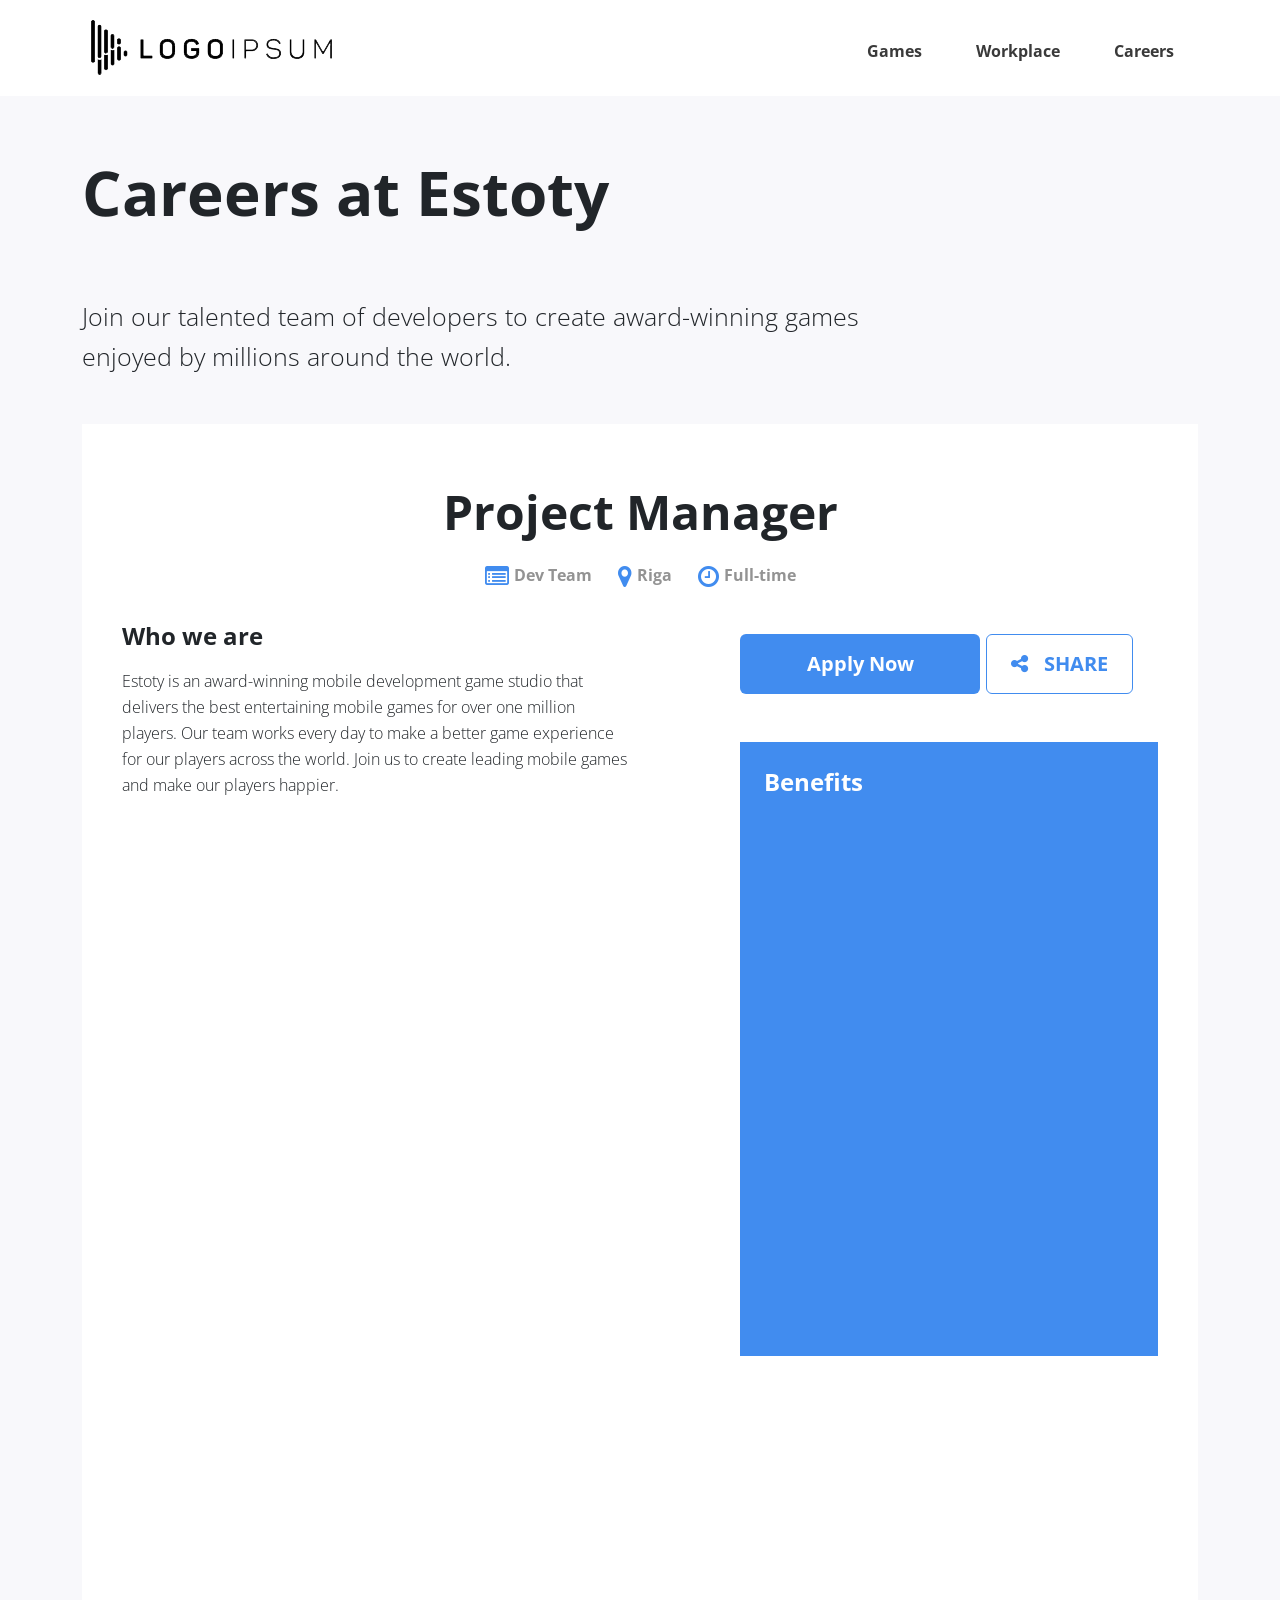
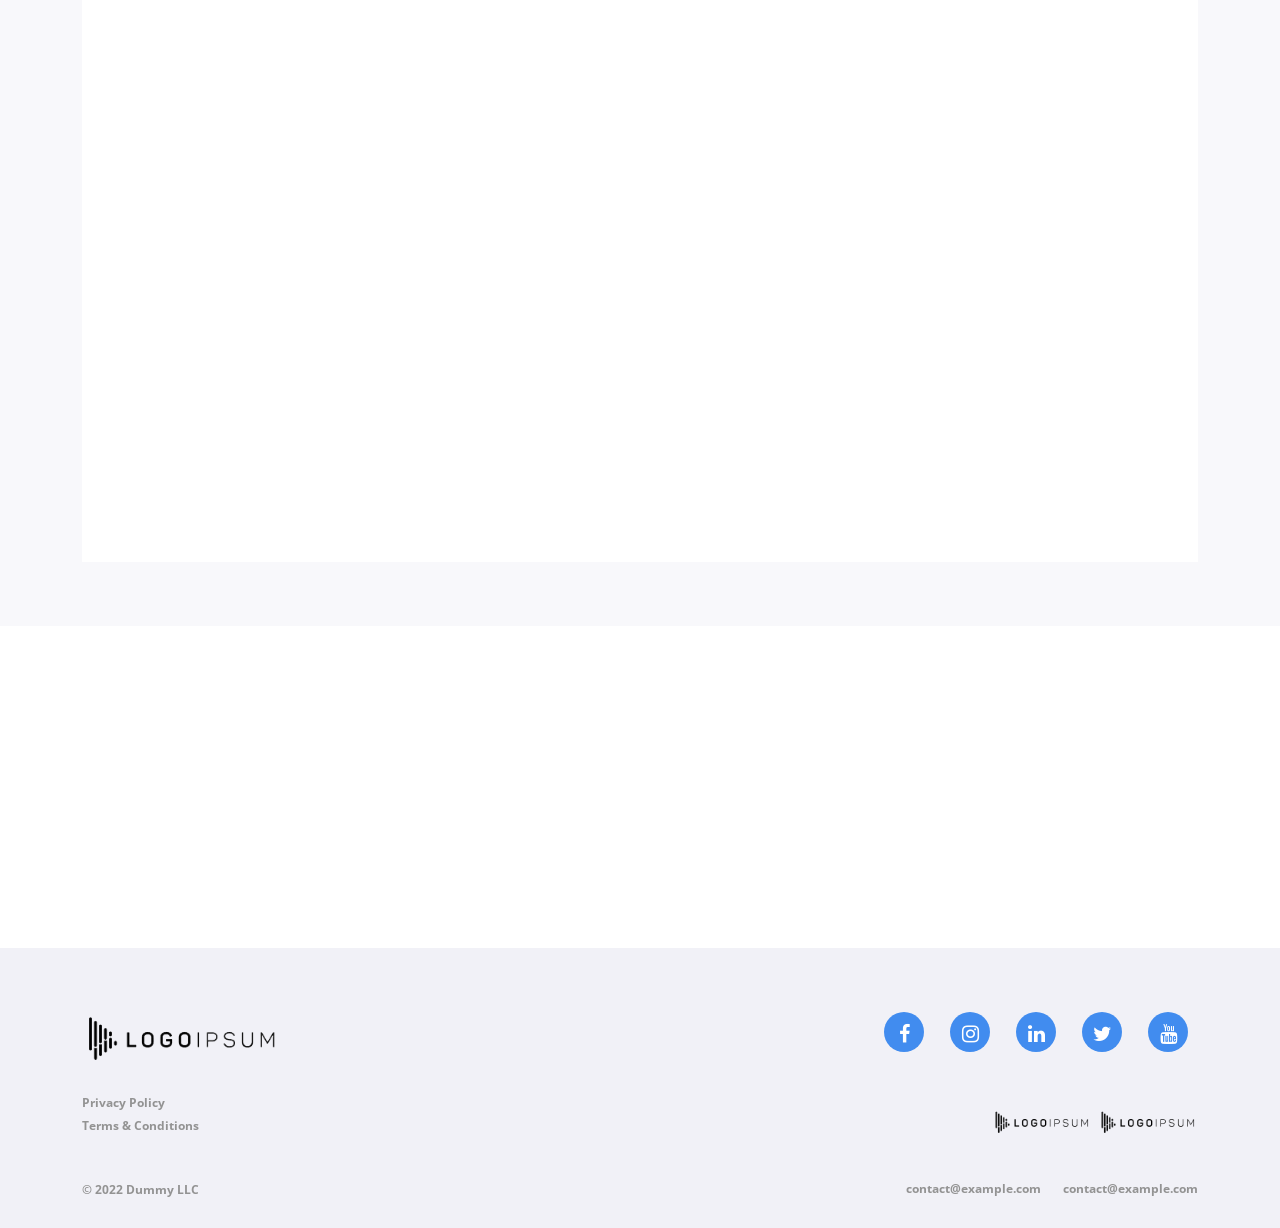
<file: public/project-manager.html>
<!DOCTYPE html>
<html lang="en">
   <head>
      <meta charset="UTF-8">
      <meta name="viewport" content="width=device-width, initial-scale=1.0">
      <title>Document</title>
      <link rel="stylesheet" href="css/bootstrap.min.css">
      <link href="https://unpkg.com/aos@2.3.1/dist/aos.css" rel="stylesheet">
      <link rel="stylesheet" href="https://cdnjs.cloudflare.com/ajax/libs/font-awesome/4.7.0/css/font-awesome.min.css">
      <link rel="stylesheet" href="css/style.css">
      <link rel="stylesheet" href="css/responsive.css">
   </head>
   <body>
      <header id="myHeader" class="navbar navbar-expand-lg navbar-light white-header w-100">
         <div class="container">
            <a class="navbar-brand order-xs-2 order-md--2" href="index.html">
            <img src="images/logo.png" alt="logo">
            </a>
            <button class="navbar-toggler order-xs-1 order-md--1" onclick="openNav()" type="button">
            <span class="navbar-toggler-icon"></span>
            </button>
            <div class=" navbar-collapse justify-content-end align-items-center" id="navbarScroll">
               <ul id="mySidenav" class="nav-list list-unstyled sidenav">
                  <li>
                     <a href="javascript:void(0)" class="closebtn text-decoration-none" onclick="closeNav()">×</a>
                  </li>
                  <li class="nav-item px-4  d-inline-block ">
                     <a href="games.html" class="nav-link fw-bold font-16">Games</a>
                  </li>
                  <li class="nav-item px-4  d-inline-block ">
                     <a href="workplace.html" class="nav-link fw-bold font-16">Workplace</a>
                  </li>
                  <li class="nav-item px-4  d-inline-block ">
                     <a href="careers.html" class="nav-link fw-bold font-16">Careers</a>
                  </li>
               </ul>
            </div>
         </div>
      </header>
      <div class="wrapper-pd bg-grey">
         <div class="container">
            <div class="row">
               <div class="col-lg-9 col-md-12 col-12">
                  <h2 class="h2" data-aos="fade-up" data-aos-delay="50">
                     Careers at Estoty
                  </h2>
                  <p class="mt-lg-5 mt-md-4 mt-sm-3 pt-lg-4 pt-md-3 pt-sm-2 my-4 mb-0" data-aos="fade-up" data-aos-delay="50">
                     Join our talented team of developers to create award-winning games enjoyed by millions around the world.
                  </p>
               </div>
            </div>
            <div class="bg-white proj-manager-wrapper mt-lg-5 mt-md-4 mt-sm-3">
               <div class="title-wrapper">
                  <h3 class="h3" data-aos="fade-up" data-aos-delay="50">
                     Project Manager
                  </h3>
                  <ul>
                     <li data-aos="fade-up" data-aos-delay="50">
                        <i class="fa fa-list-alt"></i>
                        <span class="fw-bold text-grey font-16">Dev Team</span>
                     </li>
                     <li data-aos="fade-up" data-aos-delay="50">
                        <i class="fa fa-map-marker"></i>
                        <span class="fw-bold text-grey font-16">Riga</span>
                     </li>
                     <li data-aos="fade-up" data-aos-delay="50">
                        <i class="fa fa-clock-o"></i>
                        <span class="fw-bold text-grey font-16">Full-time</span>
                     </li>
                  </ul>
               </div>
               <div class="row">
                  <div class="col-lg-6 col-md-6 col-12">
                     <h6 class="h4 fw-bold mt-lg-3 mt-md-2 mt-sm-1" data-aos="fade-up" data-aos-delay="50">Who we are</h6>
                     <p class="font-16 mt-lg-3 mt-md-2 mt-sm-1" data-aos="fade-up" data-aos-delay="50">
                        Estoty is an award-winning mobile development game studio that delivers the best entertaining
                        mobile games for over one million players. Our team works every day to make a better game 
                        experience for our players across the world. Join us to create leading mobile games and make 
                        our players happier.
                     </p>
                     <h6 class="h4 fw-bold mt-lg-3 mt-md-2 mt-sm-1" data-aos="fade-up" data-aos-delay="50">Role</h6>
                     <p class="font-16 mt-lg-3 mt-md-2 mt-sm-1" data-aos="fade-up" data-aos-delay="50">
                        We are looking for a Project Manager to be a part of our dedicated team of talented professionals passionate about 
                        creating mobile games! In this role, you will be responsible for managing team members and work processes in order 
                        to make sure that the team progresses successfully with the implementation of games’ roadmaps.
                     </p>
                     <h6 class="h4 fw-bold mt-lg-3 mt-md-2 mt-sm-1" data-aos="fade-up" data-aos-delay="50">Responsibilities</h6>
                     <ul class="font-16" data-aos="fade-up" data-aos-delay="50">
                        <li> Manage a game developer team;</li>
                        <li> Develop games’ roadmaps involving all relevant stakeholders;</li>
                        <li> Incorporate changes in games’ roadmap as per stakeholders/market needs;</li>
                        <li> Transform high-level items from roadmaps into low-level executable tasks;</li>
                        <li> Plan task delivery in sprints and control execution of tasks; </li>
                        <li> Gather and report metrics related to sprint execution and roadmap completion;</li>
                        <li> Build up smooth collaboration with other teams and partners;</li>
                        <li> Create and maintain needed project documentation.</li>
                     </ul>
                     <h6 class="h4 fw-bold mt-lg-3 mt-md-2 mt-sm-1" data-aos="fade-up" data-aos-delay="50">Requirements</h6>
                     <ul class="font-16" data-aos="fade-up" data-aos-delay="50">
                        <li> Background in management (managing teams and projects);</li>
                        <li> Experience working in/with IT;</li>
                        <li> Solid organizational skills, great time management, and self-discipline;</li>
                        <li> Knowledge of Latvian, English, and Russian languages.</li>
                     </ul>
                     <h6 class="h4 fw-bold mt-lg-3 mt-md-2 mt-sm-1" data-aos="fade-up" data-aos-delay="50">Nice to have</h6>
                     <ul class="font-16" data-aos="fade-up" data-aos-delay="50">
                        <li> Knowledge and experience in Agile Scrum;</li>
                        <li> Experience in using any of the following project management tools like JIRA, Confluence, Clickup, and Notion.</li>
                     </ul>
                     <h6 class="h4 fw-bold mt-lg-3 mt-md-2 mt-sm-1" data-aos="fade-up" data-aos-delay="50">We offer</h6>
                     <ul class="font-16" data-aos="fade-up" data-aos-delay="50">
                        <li> Friendly atmosphere and smooth interpersonal relationships - this is our core value;</li>
                        <li> Opportunity to contribute to the creation of a new mobile game that will be played by hundreds of millions of people around the world;</li>
                        <li>Full-time 09:00-18:00 job position or remote.</li>
                     </ul>
                  </div>
                  <div class="col-lg-1 col-md-1 col-12"></div>
                  <div class="col-lg-5 col-md-5 col-12">
                     <button class="btn primary-btn" data-aos="fade-up" data-aos-delay="50">Apply Now</button>
                     <button class="btn primary-btn-outline w-auto px-4" data-aos="fade-up" data-aos-delay="50"> <i class="fa fa-share-alt me-3"></i>SHARE</button>
                     <div class="benefits-wrapper mt-lg-5 mt-md-4 mt-sm-3">
                        <h3 class="h4 fw-bold">
                           Benefits
                        </h3>
                        <ul>
                           <li data-aos="fade-up" data-aos-delay="50">
                              <img src="images/benefits-icon.svg" alt="">
                              <span>Work in a modern office</span>
                           </li>
                           <li data-aos="fade-up" data-aos-delay="50">
                              <img src="images/benefits-icon.svg" alt="">
                              <span>Free lunch, snacks & drinks in the office</span>
                           </li>
                           <li data-aos="fade-up" data-aos-delay="50">
                              <img src="images/benefits-icon.svg" alt="">
                              <span>Work in a modern office</span>
                           </li>
                           <li data-aos="fade-up" data-aos-delay="50">
                              <img src="images/benefits-icon.svg" alt="">
                              <span>Work in a modern office</span>
                           </li>
                           <li data-aos="fade-up" data-aos-delay="50">
                              <img src="images/benefits-icon.svg" alt="">
                              <span>Free lunch, snacks & drinks in the office</span>
                           </li>
                           <li data-aos="fade-up" data-aos-delay="50">
                              <img src="images/benefits-icon.svg" alt="">
                              <span>Work in a modern office</span>
                           </li>
                           <li data-aos="fade-up" data-aos-delay="50">
                              <img src="images/benefits-icon.svg" alt="">
                              <span>Work in a modern office</span>
                           </li>
                           <li data-aos="fade-up" data-aos-delay="50">
                              <img src="images/benefits-icon.svg" alt="">
                              <span>Free lunch, snacks & drinks in the office</span>
                           </li>
                        </ul>
                     </div>
                  </div>
               </div>
               <button class="btn primary-btn mx-auto d-block" data-aos="fade-up" data-aos-delay="50">Apply Now</button>
            </div>
         </div>
      </div>
      <div class="wrapper-pd bg-white">
         <div class="container">
            <div class="row">
               <div class="col-lg-6 col-md-12 col-12">
                  <h6 class="h4 fw-bold mt-lg-3 mt-md-2 mt-sm-1" data-aos="fade-up" data-aos-delay="50">Didn’t find your role?</h6>
                  <p class="font-16 mt-lg-3 mt-md-2 mt-sm-1" data-aos="fade-up" data-aos-delay="50">
                     We’re always on the lookout for talented professionals to join our team, and will be happy to chat with you even if there’s no open position currently listed.
                     <br>    If you think we’re a good match, and you’re up for the challenge of creating great games together, 
                     <a href="" class="fw-bold font-16">reach out to us.</a>
                  </p>
               </div>
               <div class="col-lg-6 col-md-12 col-12">
                  <h6 class="h4 fw-bold mt-lg-3 mt-md-2 mt-sm-1" data-aos="fade-up" data-aos-delay="50">About us</h6>
                  <p class="font-16 mt-lg-3 mt-md-2 mt-sm-1" data-aos="fade-up" data-aos-delay="50">
                     We are a company that strongly believes in equal opportunities and are passionate about creating an environment that is safe, diverse, and enjoyable.
                     <br>
                     We’ve got lots of exciting plans for the future and are looking for talented people to join us on our adventure.
                  </p>
               </div>
            </div>
         </div>
      </div>
      <footer class="wrapper-pd pb-4">
         <div class="container">
            <div class="row">
               <div class="col-lg-6 col-md-6 col-12">
                  <a href="index.html">
                  <img src="images/logo.png" alt="" width="200">
                  </a> <br>
                  <ul class="mt-4">
                     <li><a href="" class="fw-bold font-12 line-height-20 text-grey">Privacy Policy</a></li>
                     <li> <a href="" class="fw-bold font-12 line-height-20 text-grey">Terms & Conditions</a></li>
                  </ul>
               </div>
               <div class="col-lg-6 col-md-6 col-12">
                  <ul class="social-icons">
                     <li>
                        <a href="">
                        <i class="fa fa-facebook"></i>
                        </a>
                     </li>
                     <li>
                        <a href="">
                        <i class="fa fa-instagram"></i>
                        </a>
                     </li>
                     <li>
                        <a href="">
                        <i class="fa fa-linkedin"></i>
                        </a>
                     </li>
                     <li>
                        <a href="">
                        <i class="fa fa-twitter"></i>
                        </a>
                     </li>
                     <li>
                        <a href="">
                        <i class="fa fa-youtube"></i>
                        </a>
                     </li>
                  </ul>
                  <div class="mt-lg-5 mt-md-3 mt-sm-2 mt-1">
                     <img src="images/logo.png" alt="" width="100"> 
                     <img src="images/logo.png" alt="" width="100"> 
                  </div>
               </div>
            </div>
            <div class="row mt-lg-4 mt-md-3 mt-sm-2 mt-1">
               <div class="col-lg-6 col-md-6 col-12">
                  <p class="font-12 line-height-20 fw-bold text-grey mt-3">© 2022 Dummy LLC</p>
               </div>
               <div class="col-lg-6 col-md-6 col-12">
                  <div>
                     <a href="mailto:contact@example.com" class="fw-bold font-12 line-height-20 text-grey">contact@example.com</a>
                     <a href="mailto:contact@example.com" class="fw-bold font-12 line-height-20 text-grey ms-lg-3 ms-md-2 ms-sm-2 ms-2">contact@example.com</a>
                  </div>
               </div>
            </div>
         </div>
      </footer>
      <script src="js/jquery.min.js"></script>
      <script src="js/bootstrap.min.js"></script>
      <script src="https://unpkg.com/aos@2.3.1/dist/aos.js"></script>
      <script src="js/custom.js"></script>
   </body>
</html>
</file>
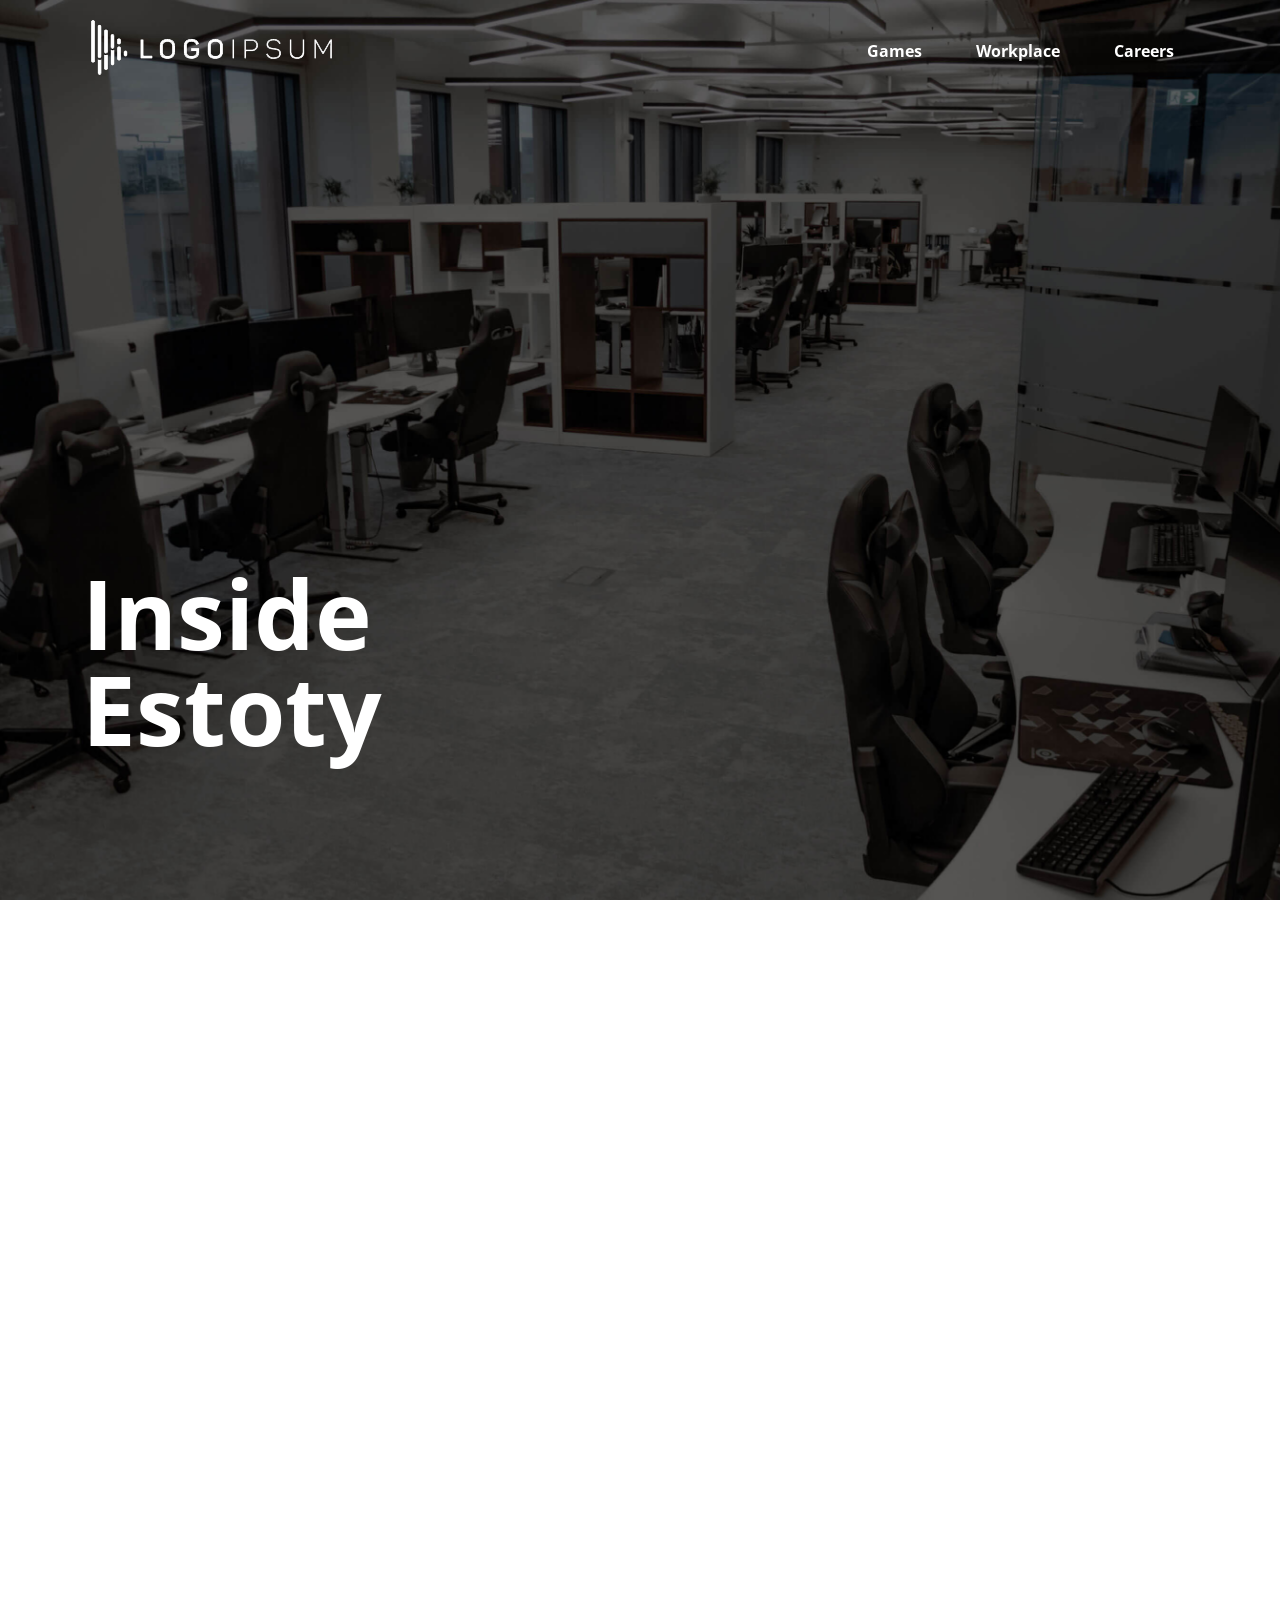
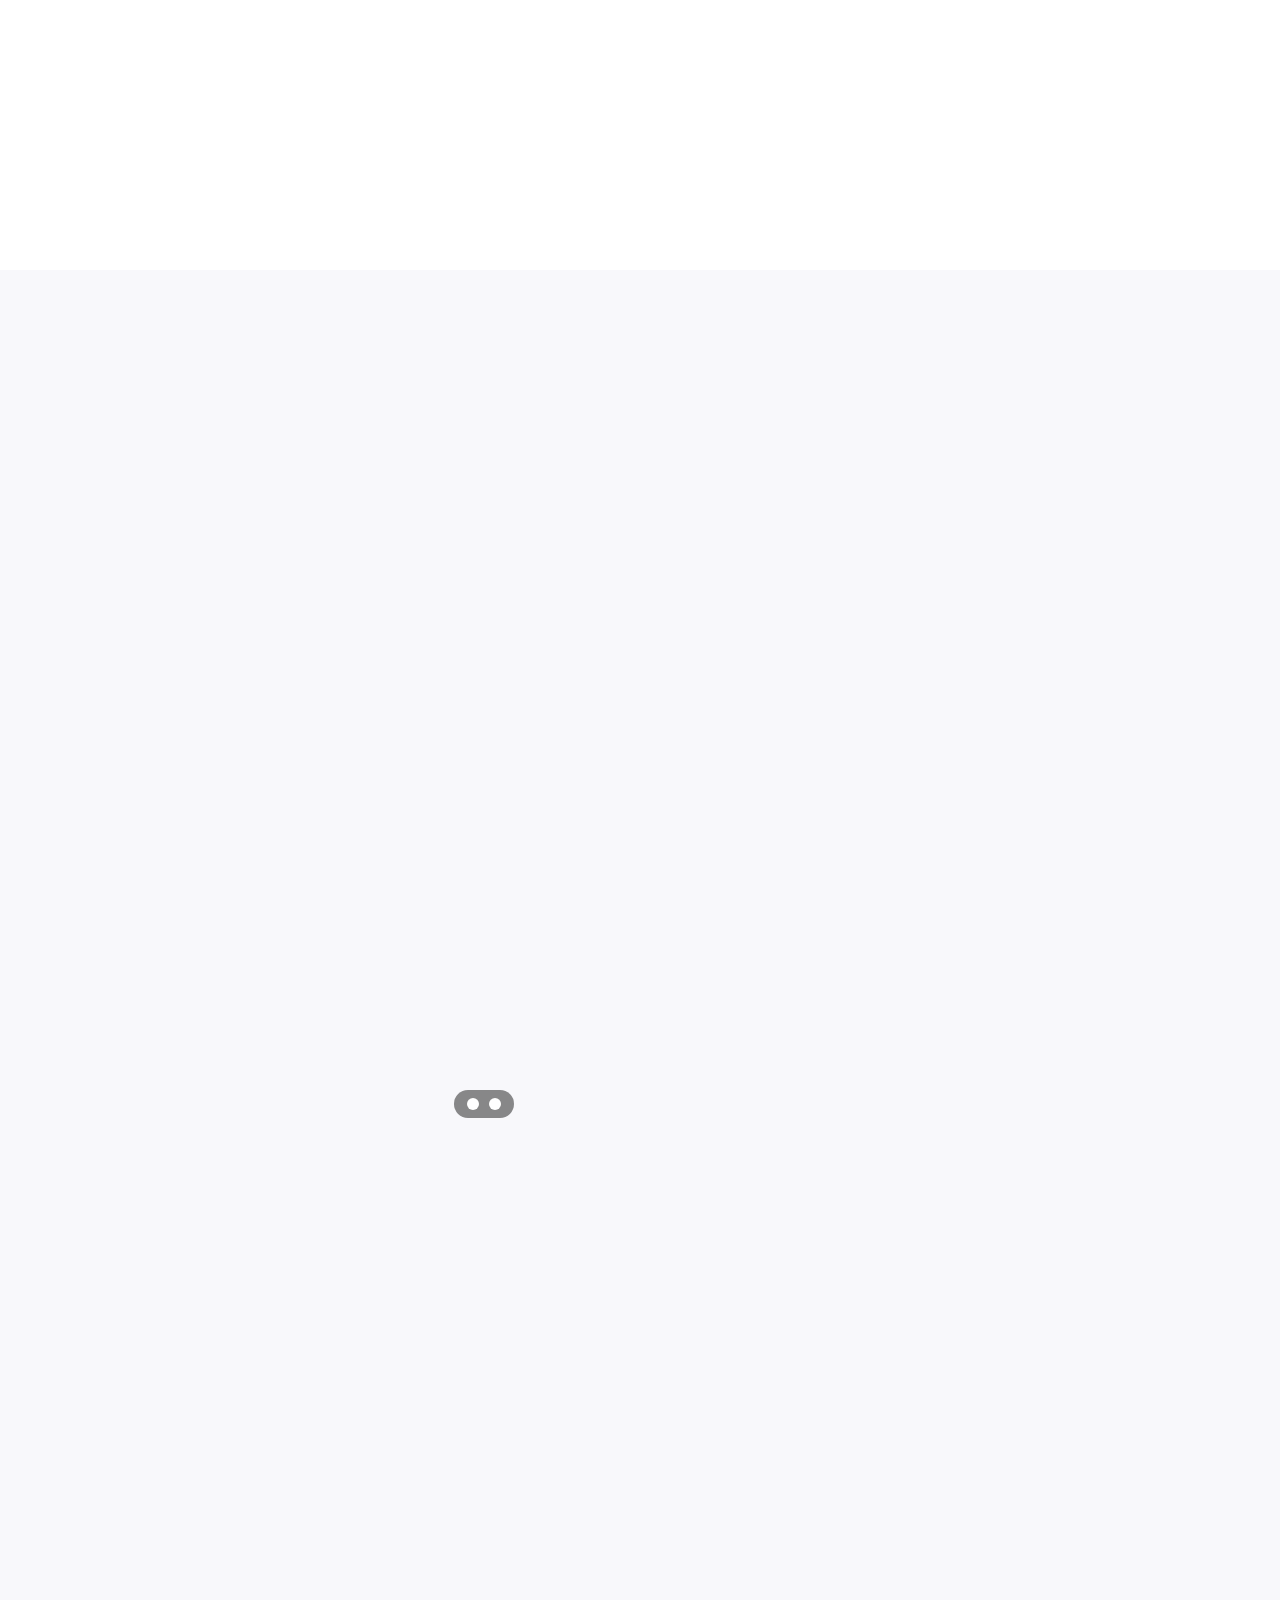
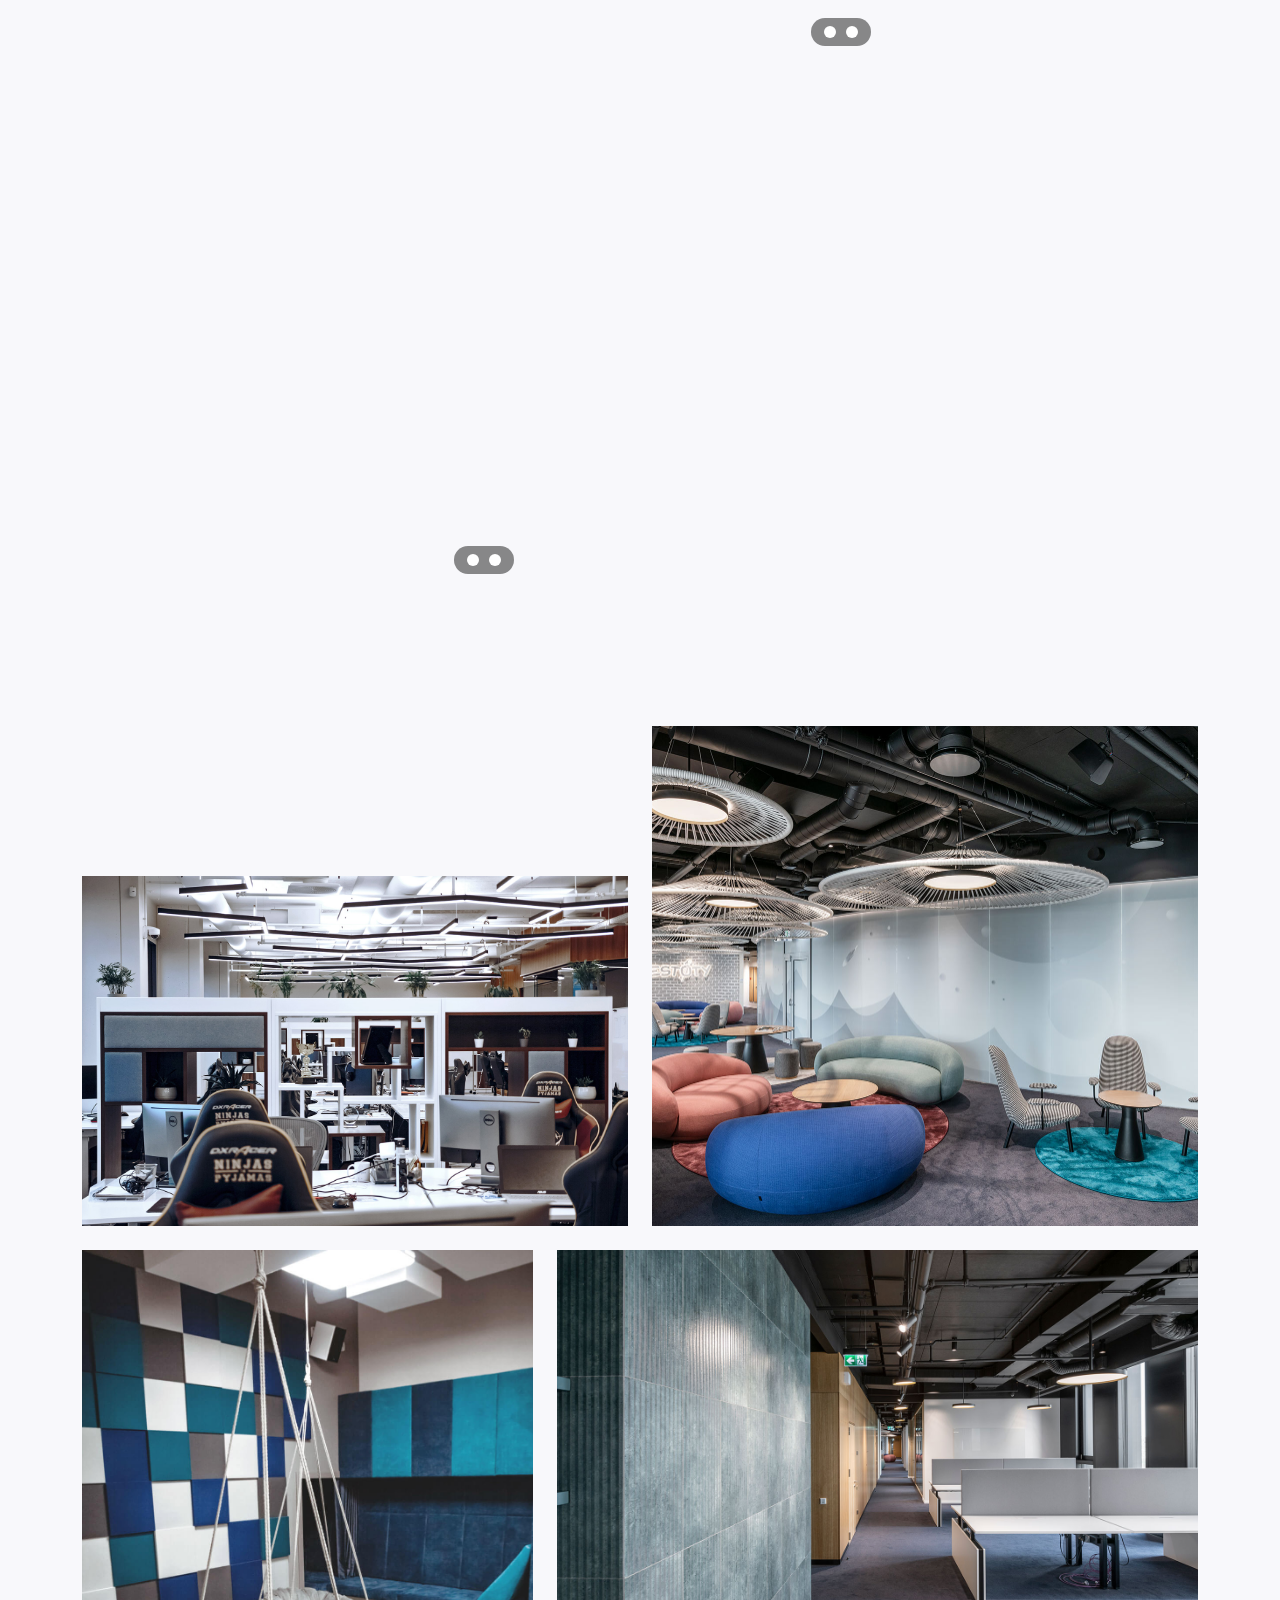
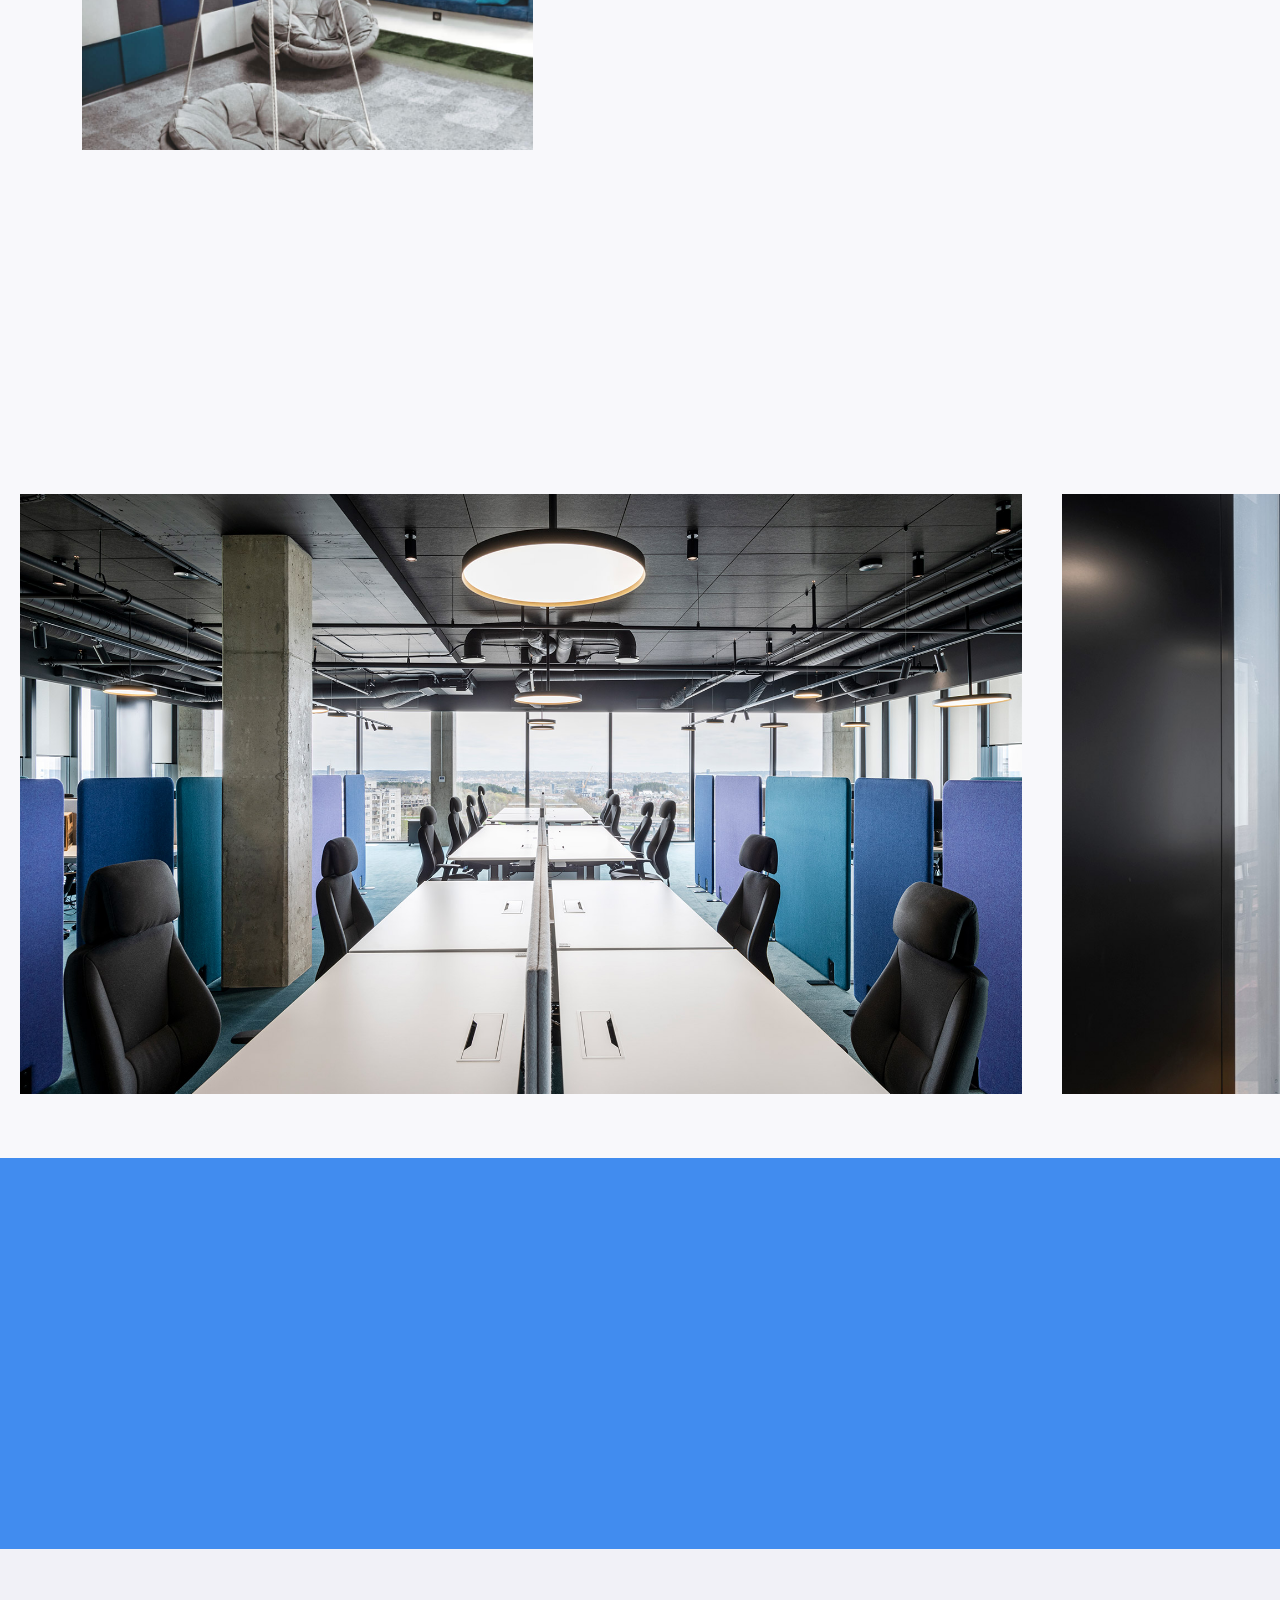
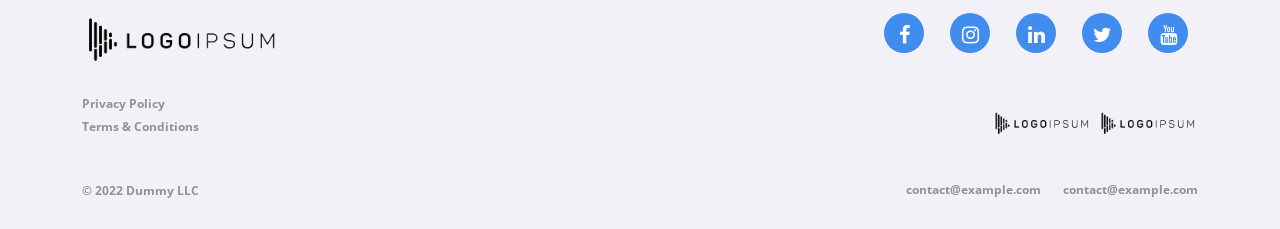
<file: public/workplace.html>
<!DOCTYPE html>
<html lang="en">
   <head>
      <meta charset="UTF-8">
      <meta name="viewport" content="width=device-width, initial-scale=1.0">
      <title>Document</title>
      <link rel="stylesheet" href="css/bootstrap.min.css">
      <link href="https://unpkg.com/aos@2.3.1/dist/aos.css" rel="stylesheet">
      <link rel="stylesheet" href="https://cdnjs.cloudflare.com/ajax/libs/font-awesome/4.7.0/css/font-awesome.min.css">
      <link rel="stylesheet" href="css/style.css">
      <link rel="stylesheet" href="css/responsive.css">
   </head>
   <body>
      <header id="myHeader" class="navbar navbar-expand-lg navbar-light position-absolute w-100">
         <div class="container">
            <a class="navbar-brand order-xs-2 order-md--2" href="index.html">
            <img src="images/logo.png" alt="logo">
            </a>
            <button class="navbar-toggler order-xs-1 order-md--1" onclick="openNav()" type="button">
            <span class="navbar-toggler-icon"></span>
            </button>
            <div class=" navbar-collapse justify-content-end align-items-center" id="navbarScroll">
               <ul id="mySidenav" class="nav-list list-unstyled sidenav">
                  <li>
                     <a href="javascript:void(0)" class="closebtn text-decoration-none" onclick="closeNav()">×</a>
                  </li>
                  <li class="nav-item px-4  d-inline-block ">
                     <a href="games.html" class="nav-link fw-bold font-16">Games</a>
                  </li>
                  <li class="nav-item px-4  d-inline-block ">
                     <a href="workplace.html" class="nav-link fw-bold font-16">Workplace</a>
                  </li>
                  <li class="nav-item px-4  d-inline-block ">
                     <a href="careers.html" class="nav-link fw-bold font-16">Careers</a>
                  </li>
               </ul>
            </div>
         </div>
      </header>
      <div class="work-banner">
         <img src="images/work-banner.jpg" alt="work-banner">
         <div class="container">
            <h1 class="h1" data-aos="fade-up" data-aos-delay="50">Inside Estoty</h1>
         </div>
      </div>
      <div class="wrapper-pd bg-white">
         <div class="container">
            <div class="row">
               <div class="col-lg-8 col-md-12 col-12">
                  <h2 class="h2" data-aos="fade-up" data-aos-delay="50">
                     Unleash your creativity
                  </h2>
                  <p class="mt-lg-5 mt-md-4 mt-sm-3 pt-lg-4 pt-md-3 pt-sm-2 my-4 mb-0" data-aos="fade-up" data-aos-delay="50">
                     Create awesome games, collaborate with team members, and develop your skills at Estoty.
                  </p>
               </div>
            </div>
            <div class="slider-container mb-0" data-aos="fade-up" data-aos-delay="50">
               <div class="slider">
                  <div class="slide">
                     <img src="images/workplace-slide1.jpg" alt="workplace-slide">
                  </div>
                  <div class="slide">
                     <img src="images/workplace-slide2.jpg" alt="workplace-slide">
                  </div>
                  <div class="slide">
                     <img src="images/workplace-slide3.jpg" alt="workplace-slide">
                  </div>
                  <div class="slide">
                     <img src="images/workplace-slide4.jpg" alt="workplace-slide">
                  </div>
               </div>
               <div class="progress-container mt-4">
                  <div class="progress-bar"></div>
               </div>
               <div class="slide-number">1/4</div>
            </div>
         </div>
      </div>
      <div class="wrapper-pd bg-grey">
         <div class="container">
            <div class="row">
               <div class="col-lg-8 col-md-12 col-12">
                  <h2 class="h2" data-aos="fade-up" data-aos-delay="50">
                     We invest in our talents
                  </h2>
                  <p class="mt-lg-5 mt-md-4 mt-sm-3 pt-lg-4 pt-md-3 pt-sm-2 my-4 mb-0" data-aos="fade-up" data-aos-delay="50">
                     Your health and well-being matters - that’s why we strive to make every workplace super comfortable.
                  </p>
               </div>
            </div>
            <div class="row mt-lg-5 mt-md-4 mt-sm-3 ">
               <div class="col-lg-12 col-md-12 col-12">
                  <div class="talents-slider-wrapper">
                     <div class="slider">
                        <div class="slide">
                           <img src="images/talent-slide1.jpg" alt="Los Angeles" class="d-block" data-aos="zoom-in" data-aos-delay="50">
                           <div class="content-box box-shadow"  data-aos="fade-left" data-aos-delay="50">
                              <div class="h2">LATVIA</div>
                              <h2 class="h4">Built for collaboration</h2>
                              <p class="font-16">Teams across all disciplines work closely together to find the best solutions and create amazing games.</p>
                           </div>
                        </div>
                        <div class="slide">
                           <img src="images/talent-slide2.jpg" alt="Los Angeles" class="d-block"  data-aos="zoom-in" data-aos-delay="50">
                           <div class="content-box box-shadow"  data-aos="fade-left" data-aos-delay="50">
                              <div class="h2">LATVIA 2</div>
                              <h2 class="h4">Built for collaboration 2</h2>
                              <p class="font-16">Teams across all disciplines work closely together to find the best solutions and create amazing games.</p>
                           </div>
                        </div>
                        <!-- Add more slides as needed -->
                     </div>
                     <div class="dots-container">
                        <div class="dots"></div>
                        <!-- Navigation dots -->
                     </div>
                  </div>
               </div>
            </div>
            <!-- slider 2 -->
            <div class="row mt-lg-5 mt-md-4 mt-sm-3 ">
               <div class="col-lg-12 col-md-12 col-12">
                  <div class="talents-slider-wrapper talent-right-slider">
                     <div class="slider">
                        <div class="slide">
                           <div class="content-box box-shadow"  data-aos="fade-left" data-aos-delay="50">
                              <div class="h2">LATVIA</div>
                              <h2 class="h4">Built for collaboration</h2>
                              <p class="font-16">Teams across all disciplines work closely together to find the best solutions and create amazing games.</p>
                           </div>
                           <img src="images/talent-slide1.jpg" alt="Los Angeles" class="d-block" data-aos="zoom-in" data-aos-delay="50">
                        </div>
                        <div class="slide">
                           <div class="content-box box-shadow"  data-aos="fade-left" data-aos-delay="50">
                              <div class="h2">LATVIA 2</div>
                              <h2 class="h4">Built for collaboration 2</h2>
                              <p class="font-16">Teams across all disciplines work closely together to find the best solutions and create amazing games.</p>
                           </div>
                            <img src="images/talent-slide2.jpg" alt="Los Angeles" class="d-block"  data-aos="zoom-in" data-aos-delay="50">
                        </div>
                        <!-- Add more slides as needed -->
                     </div>
                     <div class="dots-container">
                        <div class="dots"></div>
                        <!-- Navigation dots -->
                     </div>
                  </div>
               </div>
            </div>
            <!-- slider 3 -->
            <div class="row mt-lg-5 mt-md-4 mt-sm-3 ">
               <div class="col-lg-12 col-md-12 col-12">
                  <div class="talents-slider-wrapper">
                     <div class="slider">
                        <div class="slide">
                           <img src="images/talent-slide1.jpg" alt="Los Angeles" class="d-block" data-aos="zoom-in" data-aos-delay="50">
                           <div class="content-box box-shadow"  data-aos="fade-left" data-aos-delay="50">
                              <div class="h2">LATVIA</div>
                              <h2 class="h4">Built for collaboration</h2>
                              <p class="font-16">Teams across all disciplines work closely together to find the best solutions and create amazing games.</p>
                           </div>
                        </div>
                        <div class="slide">
                           <img src="images/talent-slide2.jpg" alt="Los Angeles" class="d-block"  data-aos="zoom-in" data-aos-delay="50">
                           <div class="content-box box-shadow"  data-aos="fade-left" data-aos-delay="50">
                              <div class="h2">LATVIA 2</div>
                              <h2 class="h4">Built for collaboration 2</h2>
                              <p class="font-16">Teams across all disciplines work closely together to find the best solutions and create amazing games.</p>
                           </div>
                        </div>
                        <!-- Add more slides as needed -->
                     </div>
                     <div class="dots-container">
                        <div class="dots"></div>
                        <!-- Navigation dots -->
                     </div>
                  </div>
               </div>
            </div>
         </div>
      </div>

      <div class="wrapper-pd bg-grey">
         <div class="container">
            <div class="row gallery-row-1">
               <div class="col-lg-6 col-md-6 col-12">
                  <div class="gallery-1 mb-lg-4 mb-md-2 mb-3">
                     <img src="images/gallery-1.jpg" alt="" class="w-100">
                  </div>
               </div>
               <div class="col-lg-6 col-md-6 col-12">
                  <div class="gallery-2 mb-lg-4 mb-md-2 mb-3">
                     <img src="images/gallery-2.jpg" alt="" class="w-100">
                  </div>
               </div>
               </div>
               <div class="row">
               <div class="col-lg-5 col-md-5 col-12">
                  <div class="gallery-3">
                     <img src="images/gallery-3.jpg" alt="" class="w-100">
                  </div>
               </div>
               <div class="col-lg-7 col-md-7 col-12">
                  <div class="gallery-4">
                     <img src="images/gallery-4.jpg" alt="" class="w-100">
                  </div>
               </div>
            </div>
         </div>
      </div>

      <div class="wrapper-pd bg-grey">
         <div class="container">
            <div class="row">
               <div class="col-lg-8 col-md-12 col-12">
                  <h2 class="h2" data-aos="fade-up" data-aos-delay="50">
                     Gallery
                  </h2>
                  <p class="mt-lg-5 mt-md-4 mt-sm-3 pt-lg-4 pt-md-3 pt-sm-2 my-4 mb-0" data-aos="fade-up" data-aos-delay="50">
                     Best place to work on amazing games
                  </p>
               </div>
            </div>
         </div>
         <div class="moving-slider">
            <div class="slide-track">
               <div class="slide">
                  <img src="images/talent-slide1.jpg">
                  <div class="moving-slider-content-wrapper">
                     <div class="title">Business center U219, Vilnius, Lithuania</div>
                     <div class="sub-title">Estoty Vilnius</div>
                     <div class="content">
                        <p><strong>Workspace 1</strong></p>
                     </div>
                  </div>
               </div>
               <div class="slide">
                  <img src="images/talent-slide2.jpg">
                  <div class="moving-slider-content-wrapper">
                     <div class="title">Business center U219, Vilnius, Lithuania</div>
                     <div class="sub-title">Estoty Vilnius</div>
                     <div class="content">
                        <p><strong>Workspace 2</strong></p>
                     </div>
                  </div>
               </div>
               <div class="slide">
                  <img src="images/talent-slide1.jpg">
                  <div class="moving-slider-content-wrapper">
                     <div class="title">Business center U219, Vilnius, Lithuania</div>
                     <div class="sub-title">Estoty Vilnius</div>
                     <div class="content">
                        <p><strong>Workspace 3</strong></p>
                     </div>
                  </div>
               </div>
               <div class="slide">
                  <img src="images/talent-slide2.jpg">
                  <div class="moving-slider-content-wrapper">
                     <div class="title">Business center U219, Vilnius, Lithuania</div>
                     <div class="sub-title">Estoty Vilnius</div>
                     <div class="content">
                        <p><strong>Workspace  1</strong></p>
                     </div>
                  </div>
               </div>
               <div class="slide">
                  <img src="images/talent-slide1.jpg">
                  <div class="moving-slider-content-wrapper">
                     <div class="title">Business center U219, Vilnius, Lithuania</div>
                     <div class="sub-title">Estoty Vilnius</div>
                     <div class="content">
                        <p><strong>Workspace 2</strong></p>
                     </div>
                  </div>
               </div>
               <div class="slide">
                  <img src="images/talent-slide1.jpg">
                  <div class="moving-slider-content-wrapper">
                     <div class="title">Business center U219, Vilnius, Lithuania</div>
                     <div class="sub-title">Estoty Vilnius</div>
                     <div class="content">
                        <p><strong>Workspace 3</strong></p>
                     </div>
                  </div>
               </div>
            </div>
         </div>
      </div>
      <div class="wrapper-pd joinus text-center">
         <div class="container">
            <div class="h2 text-white mb-5" data-aos="fade-up" data-aos-delay="50">Join our team - create games played by millions</div>
            <button class="btn white-btn rounded-pill text-uppercase" data-aos="fade-up" data-aos-delay="50">Join Us</button>
         </div>
      </div>
      <footer class="wrapper-pd pb-4">
         <div class="container">
            <div class="row">
               <div class="col-lg-6 col-md-6 col-12">
                  <a href="index.html">
                  <img src="images/logo.png" alt="" width="200">
                  </a> <br>
                  <ul class="mt-4">
                     <li><a href="" class="fw-bold font-12 line-height-20 text-grey">Privacy Policy</a></li>
                     <li> <a href="" class="fw-bold font-12 line-height-20 text-grey">Terms & Conditions</a></li>
                  </ul>
               </div>
               <div class="col-lg-6 col-md-6 col-12">
                  <ul class="social-icons">
                     <li>
                        <a href="">
                        <i class="fa fa-facebook"></i>
                        </a>
                     </li>
                     <li>
                        <a href="">
                        <i class="fa fa-instagram"></i>
                        </a>
                     </li>
                     <li>
                        <a href="">
                        <i class="fa fa-linkedin"></i>
                        </a>
                     </li>
                     <li>
                        <a href="">
                        <i class="fa fa-twitter"></i>
                        </a>
                     </li>
                     <li>
                        <a href="">
                        <i class="fa fa-youtube"></i>
                        </a>
                     </li>
                  </ul>
                  <div class="mt-lg-5 mt-md-3 mt-sm-2 mt-1">
                     <img src="images/logo.png" alt="" width="100"> 
                     <img src="images/logo.png" alt="" width="100"> 
                  </div>
               </div>
            </div>
            <div class="row mt-lg-4 mt-md-3 mt-sm-2 mt-1">
               <div class="col-lg-6 col-md-6 col-12">
                  <p class="font-12 line-height-20 fw-bold text-grey mt-3">© 2022 Dummy LLC</p>
               </div>
               <div class="col-lg-6 col-md-6 col-12">
                  <div>
                     <a href="mailto:contact@example.com" class="fw-bold font-12 line-height-20 text-grey">contact@example.com</a>
                     <a href="mailto:contact@example.com" class="fw-bold font-12 line-height-20 text-grey ms-lg-3 ms-md-2 ms-sm-2 ms-2">contact@example.com</a>
                  </div>
               </div>
            </div>
         </div>
      </footer>
      <script src="js/jquery.min.js"></script>
      <script src="js/bootstrap.min.js"></script>
      <script src="https://unpkg.com/aos@2.3.1/dist/aos.js"></script>
      <script src="js/custom.js"></script>
   </body>
</html>
</file>
<file: public/css/style.css>
@import url("https://fonts.googleapis.com/css2?family=Open+Sans:ital,wght@0,300;0,400;0,500;0,600;0,700;0,800;1,300;1,400;1,500;1,600;1,700;1,800&display=swap");

:root {
	--primary: rgb(65, 140, 239);
	--white: #ffffff;
	--black: #3a3a3a;
}

::selection {
	background: rgb(179, 212, 252);
	text-shadow: none;
}

body {
	font-size: 24px;
	line-height: 40px;
	font-weight: 300;
	font-family: "Open Sans", sans-serif;
}

.h1 {
	font-size: 96px;
	line-height: 96px;
	font-weight: 700;
}

.h2 {
	font-size: 62px;
	line-height: 64px;
	font-weight: 700;
}

.h3 {
	font-size: 48px;
	line-height: 48px;
	font-weight: 700;
}

.h4 {
	line-height: 32px;
}

p {
	font-size: 25px;
	line-height: 40px;
	font-weight: 300;
	margin-bottom: 0px;
}

a {
	text-decoration: none;
}

* {
	margin: 0px;
	padding: 0px;
	box-sizing: border-box;
}

ul {
	list-style-type: none;
	margin: 0px;
	padding: 0px;
}

.font-16 {
	font-size: 16px;
	font-weight: 300;
	line-height: 26px;
}

.font-12 {
	font-size: 12px;
	line-height: 20px;
}

.container {
	max-width: 1140px;
}

.box-shadow {
	box-shadow: rgba(0, 0, 0, 0.1) 0px 4px 24px;
}

strong {
	font-weight: 700 !important;
}

.text-grey {
	color: rgb(147, 147, 147);
}

.bg-grey {
	background-color: rgb(248, 248, 251);
}

.text-primary {
	color: var(--primary);
}

.primary-btn-outline {
	background-color: transparent;
	border: 1px solid rgb(65, 140, 239);
	color: rgb(65, 140, 239);
	padding: 14px;
	font-size: 20px;
	margin-top: 30px;
	font-weight: 700;
	width: 240px;
}

.primary-btn-outline:hover {
	background: rgb(65, 140, 239);
	color: #fff;
}

/* white header start  */
.scrolled-header .navbar-brand img,
.white-header .navbar-brand img {
	filter: invert(0);
}

.scrolled-header .sidenav li a,
.white-header .sidenav li a {
	color: var(--black);
}

/* white header end  */
.scrolled-header {
	position: fixed !important;
	background-color: rgb(255, 255, 255);
	box-shadow: rgba(0, 0, 0, 0.1) 0px 4px 11px;
	transition: background-color 0.3s ease;
}

header {
	z-index: 9;
	transition: background-color 0.3s ease;
}

header .navbar-toggler,
header .navbar-toggler:focus {
	box-shadow: none;
	outline: none;
}

header .navbar-toggler-icon {
	background-image: url("../images/toggle-icon.png");
}

.navbar-toggler {
	border: none;
}

.sidenav li:hover a {
	color: var(--primary);
}

.sidenav li a {
	color: #fff;
}

.closebtn {
	display: none;
}

.navbar-brand img {
	filter: invert(1);
}

.banner {
	width: 100%;
	height: 100vh;
	position: relative;
}

.banner video {
	width: 100%;
}

.banner-content {
	position: absolute;
	bottom: 20%;
	width: 38%;
}

.banner-content .h4 {
	color: var(--primary);
}

.wrapper-pd {
	padding: 64px 0px;
	position: relative;
}

.wrapper-list li {
	padding: 16px 40px 16px 16px;
	display: flex;
	align-items: center;
	border-radius: 14px;
}

.desc-list {
	margin-left: 24px;
}

.desc-list p {
	font-size: 16px;
	line-height: 24px;
	font-weight: 300;
}

.desc-list strong {
	font-size: 30px;
	line-height: 24px;
	position: relative;
}

.desc-list strong::before {
	content: "";
	height: 5px;
	width: 18px;
	background: rgb(65, 140, 239);
	position: absolute;
	right: -20px;
	top: 20px;
	transform: rotate(90deg);
}

.desc-list strong::after {
	content: "";
	height: 5px;
	width: 18px;
	background: rgb(65, 140, 239);
	position: absolute;
	right: -20px;
	top: 20px;
}

.feature-img1 {
	top: 0px;
}

.feature-img2 {
	right: 10%;
	top: 22%;
}

.wrapper-images img {
	position: absolute;
	width: 17rem;
}

.wrapper-images {
	position: relative;
	width: 100%;
	height: 100%;
}

.right-image .feature-img2 {
	right: 0;
}

.right-image .feature-img1 {
	left: 10%;
}

.images-bg {
	position: absolute;
	border-radius: 0px 21px 21px 0px;
	height: 464px;
	bottom: 8%;
	width: calc(54%);
	left: 0px;
}

.image-bg-right {
	right: 0px;
	border-radius: 21px 0px 0px 21px;
	left: auto;
}

.game-col {
	display: flex;
	flex-direction: column;
	-webkit-box-align: center;
	align-items: center;
	justify-content: center;
}

.game-col a {
	width: 100%;
	border-radius: 14px;
	background-color: rgb(248, 248, 251);
	transition: transform 0.45s ease 0ms;
	color: rgb(138, 143, 161);
	text-decoration: none;
	height: 192px;
	margin-bottom: 20px;
}

.game-col img {
	width: 110px;
	height: 110px;
	margin-top: 30px;
	margin-bottom: 10px;
}

.game-col h5 {
	font-size: 16px;
	line-height: 24px;
	font-weight: 700;
}

.games-wrapper {
	display: grid;
	grid-template-columns: 192px 192px 192px 192px 192px;
	gap: 39px;
}

.game-col a:hover {
	will-change: transform;
	transform: translateY(-5px);
	box-shadow: rgba(0, 0, 0, 0.1) 0px 4px 11px;
}

.game-col a:not(:last-child) {
	margin-bottom: 48px;
}

.primary-btn {
	background: rgb(65, 140, 239);
	color: rgb(255, 255, 255);
	padding: 14px;
	font-size: 20px;
	margin-top: 30px;
	font-weight: 700;
	width: 240px;
}

.white-btn {
	padding: 14px;
	font-size: 18px;
	margin-top: 30px;
	font-weight: 700;
	width: 240px;
	background-color: #fff;
}

.white-btn:hover {
	background-color: rgb(248, 248, 251);
}

.primary-btn:hover {
	background: rgb(38, 111, 207);
	color: #fff;
}

.key-box {
	padding: 24px;
	transition: transform 0.8s ease-in-out 150ms;
	border-radius: 10px;
}

.key-box:hover {
	will-change: transform;
	transition: transform 0.2s ease-in 0s;
	transform: translateY(-2px);
}

.key-box-apply {
	overflow: hidden;
	transition: transform 0.8s ease 100ms;
	padding: 24px;
	border-radius: 10px;
	margin-bottom: 30px;
}

.key-box-apply:hover {
	will-change: transform;
	transition: transform 0.2s ease-in 0s;
	transform: translateY(-2px);
	box-shadow: rgba(0, 0, 0, 0.1) 0px 4px 11px;
}

.key-box-apply a .fa {
	padding-left: 10px;
	font-weight: bold;
	font-size: 20px;
	vertical-align: middle;
}

.custom-col-3 .col-lg-3 {
	width: 26%;
}

.joinus {
	background-color: var(--primary);
}

footer li {
	line-height: 16px;
}

footer {
	background-color: rgb(241, 241, 247);
}

.social-icons li {
	display: inline-block;
	background: var(--primary);
	border-radius: 50%;
	width: 40px;
	height: 40px;
	line-height: 40px;
	text-align: center;
	margin: 0 10px;
}

.social-icons li a {
	color: #fff;
	font-size: 20px;
	padding: 10px;
}

.social-icons li:hover {
	background: #1e62bd;
}

footer .col-lg-6.col-md-6.col-12:nth-child(2) {
	display: flex;
	flex-direction: column;
	align-items: end;
}

/* games start  */

.games-box {
	overflow: hidden;
	box-shadow: rgba(0, 0, 0, 0.07) 0px 4px 11px;
	border-radius: 20px;
	transition: all 0.8s ease 0.15s;
	transform: none;
	position: relative;
	transition-duration: 0.4s;
	height: 576px;
	margin-bottom: 30px;
}

.games-box:hover {
	will-change: max-height, min-height;
	transform: translateY(-10px);
	transition: transform 0.5s ease-out 0s;
}

.games-box:hover .content {
	min-height: 196px;
	max-height: 196px;
	transition-property: max-height, min-height;
	transition-duration: 0.4s;
	transition-timing-function: ease-in, ease, linear;
}

.games-box .content {
	position: absolute;
	bottom: 0;
	display: flex;
	flex-direction: column;
	background-color: rgb(255, 255, 255);
	transition-duration: 0.6s;
	max-height: 120px;
	padding: 24px;
	border-radius: 0 0 20px 20px;
	min-height: 128px;
}

.games-box .game-img {
	height: 100%;
}

.games-box .game-img img {
	height: 100%;
	border-top-left-radius: 20px;
	border-top-right-radius: 20px;
	transition-duration: 0.6s;
	width: 100%;
	object-fit: cover;
}

.games-box .content img {
	width: 80px;
	height: 80px;
	min-width: 80px;
	height: 80px;
	border-radius: 8px;
	overflow: hidden;
	margin-right: 9px;
}

.games-box .right {
	display: flex;
	flex-direction: column;
	justify-content: center;
}

.games-box .right .h4 {
	font-size: 18px;
	font-weight: 700;
	color: var(--primary);
}

.games-box .feedback .fa {
	color: rgb(255, 214, 0);
}

.games-box .content-wrapper {
	display: flex;
	min-height: 80px;
}

.games-box .footer img {
	width: 90% !important;
	display: inline-block;
	height: auto !important;
}

.games-box .footer {
	display: flex;
}

.games-box .footer a {
	transition: all 0.3s ease 0s;
	margin-top: 24px;
	margin-bottom: 8px;
	height: 44px;
}

.games-box .feedback {
	line-height: 20px;
}

/* contact page  */

.contact-form {
	background-color: rgb(255, 255, 255);
	padding: 64px 40px;
}

.contact-form .h3 {
	font-size: 48px;
	line-height: 48px;
	font-weight: 700;
	text-align: center;
}

.contact-form .form-check {
	font-size: 20px;
}

.contact-form .form-check input {
	border-radius: 0;
	width: 30px;
	height: 30px;
	margin-right: 10px;
}

.contact-form .form-check a {
	font-weight: 700;
}

.contact-form .form-label {
	font-size: 20px;
}

.contact-form input,
.contact-form textarea {
	border-radius: 0;
	padding: 14px;
}

.contact-form input:focus,
.contact-form textarea:focus {
	outline: none;
	box-shadow: none;
}

.contact-form .file-upload {
	position: relative;
	width: 100%;
}

.contact-form .hidden {
	display: none;
}

.contact-form .file-label {
	display: block;
	background-color: var(--primary);
	color: #fff;
	padding: 12px;
	cursor: pointer;
	text-align: center;
	overflow: hidden;
	border-radius: 0;
	width: 90%;
}

.contact-form .file-text {
	display: inline-block;
	font-size: 20px;
}

.contact-form .file-clear {
	display: inline-block;
	margin-left: 10px;
	cursor: pointer;
	position: absolute;
	right: 0;
	top: 5px;
	font-weight: 700;
	font-size: 30px;
}

/* Career page start  */

.h-312 {
	height: 312px;
}

.h-292 {
	height: 292px;
}

.h-352 {
	height: 352px;
}

.job-list li {
	font-size: 18px;
}

.vales-box .grey-icon {
	width: 84px;
	height: 84px;
	line-height: 84px;
	text-align: center;
}

.vales-box-primary {
	background-color: var(--primary);
	color: #fff;
}

/* project manager start  */
.proj-manager-wrapper {
	padding: 64px 40px;
}

.title-wrapper {
	text-align: center;
}

.proj-manager-wrapper ul li {
	margin-bottom: 12px;
	list-style-type: disc;
}

.proj-manager-wrapper ul {
	padding-left: 20px;
}

.proj-manager-wrapper ul li::marker {
	color: var(--primary);
}

.proj-manager-wrapper .title-wrapper ul {
	padding: 0;
}

.proj-manager-wrapper .title-wrapper ul li {
	display: inline-block;
	font-size: 20px;
	margin: 10px;
}

.proj-manager-wrapper .title-wrapper ul li .fa {
	color: var(--primary);
	font-weight: 500;
	font-size: 24px;
	vertical-align: middle;
}

.benefits-wrapper {
	background: var(--primary);
	padding: 24px;
	color: #fff;
}

.benefits-wrapper ul li img {
	height: 40px;
	margin-right: 16px;
	vertical-align: middle;
}

.benefits-wrapper ul li {
	font-size: 16px;
	margin-bottom: 20px;
}

.benefits-wrapper ul {
	margin-top: 40px;
}

.benefits-wrapper ul li span {
	width: 80%;
	display: inline-block;
	line-height: 24px;
	vertical-align: middle;
}

/* workplace page  */

.work-banner img {
	width: 100%;
	height: 100vh;
	object-fit: cover;
	object-position: center;
}

.work-banner .h1 {
	position: absolute;
	bottom: 15%;
	color: #fff;
	width: 40%;
}

.slider-container {
	position: relative;
	width: 100%;
	margin: 30px auto;
	overflow: hidden;
}

.slider-container .slider {
	display: flex;
	transition: transform 0.5s ease-in-out;
}

.slider-container .slide {
	min-width: 100%;
	height: 550px;
}

.slider-container img {
	max-width: 100%;
	height: 100%;
	width: 100%;
}

.progress-container {
	width: 96%;
	height: 2px;
	background-color: #ccc;
	margin-bottom: 20px;
}

.progress-bar {
	width: 0;
	height: 100%;
	background-color: #007bff;
}

.slide-number {
	text-align: center;
	font-size: 16px;
	position: absolute;
	right: 0%;
	z-index: 9999;
	bottom: 0.5%;
	font-weight: 700;
	color: #999;
}

.talents-slider-wrapper {
	width: 100%;
	overflow: hidden;
}

.talents-slider-wrapper .slider img {
	width: 65%;
	height: 480px;
}

.talents-slider-wrapper .content-box .h4 {
	position: relative;
	color: var(--primary);
	margin-top: 100px;
	font-weight: 700;
}

.talents-slider-wrapper .content-box .h4::before {
	transform: rotate(90deg);
	height: 0px;
	position: absolute;
	display: block;
	left: -7%;
	top: 48%;
	content: "";
	border-bottom: 7px solid rgb(65, 140, 239);
	border-left: 7px solid transparent;
	border-right: 7px solid transparent;
	max-height: 15px;
	width: 25px;
}

.talents-slider-wrapper {
	position: relative;
}

.talents-slider-wrapper .slider {
	height: 480px;
}

.talents-slider-wrapper .slide {
	width: 100%;
	position: absolute;
	opacity: 0;
	transition: opacity 0.5s ease-in-out;
	height: 100%;
}

.talents-slider-wrapper .content-box {
	width: 40%;
	padding: 20px;
	background-color: #fff;
	position: absolute;
	right: 0%;
	height: 350px;
	bottom: 5%;
}

.talents-slider-wrapper .dots-container {
	position: absolute;
	bottom: 5%;
	left: 36%;
	transform: translateX(-50%);
	z-index: 1;
	background: #444444a1;
	padding: 8px;
	border-radius: 30px;
}

.talents-slider-wrapper .dots {
	display: flex;
	justify-content: center;
}

.talents-slider-wrapper .dot {
	width: 12px;
	height: 12px;
	margin: 0 5px;
	background-color: #fff;
	border-radius: 50%;
	cursor: pointer;
}

.talents-slider-wrapper .dot.active {
	border: 1px solid #fff;
	padding: 2px;
	background: transparent !important;
}

.talents-slider-wrapper .content-box p {
	margin-top: 20px;
}

.talents-slider-wrapper .content-box .h2 {
	color: rgb(248, 248, 251);
	font-size: 44px;
}

/* work place new  */
.talent-right-slider .content-box {
    left: 0;
    right: auto;
    z-index: 9;
}

.talent-right-slider img {
    float: right;
}

.talent-right-slider .dots-container {
    left: 68%;
}
.gallery-1, .gallery-4{
	height: 350px;
}
.gallery-2, .gallery-3{
	height: 500px;
}
.gallery-1 img, .gallery-2 img {
    height: 100%;
    object-fit: cover;
    object-position: center;
}
.gallery-row-1{
	display: flex;
    justify-content: flex-end;
    align-items: end;
}
.gallery-1, .gallery-2, .gallery-3, .gallery-4{
	overflow: hidden;
}
.gallery-1:hover img, .gallery-2:hover img, .gallery-3:hover img, .gallery-4:hover img{
	transition: all 0.65s ease 0s;
    transform: scale(1.05);
}
.gallery-1 img, .gallery-2 img, .gallery-3 img, .gallery-4 img{
	transition: all 0.6s ease 0s;
}


.moving-slider{
	height: 600px;
	margin: auto;
	position: relative;
	width: 100%;
	display: grid;
	place-items: center;
	overflow: hidden;
	margin-top: 40px;
}
.slide-track{
	display: flex;
	width: calc(250px * 25);
	animation: scroll 25s linear infinite;
}
.moving-slider .slide{
	height: 600px;
	width: 100%;
	display: flex;
	align-items: center;
	padding: 0 20px;
	perspective: 100px;
}
.moving-slider .slide img{
	width: 100%;
	transition: transform 1s;
	height: 100%;
	object-fit: cover;
}
@keyframes scroll{
	0%{
		transform: translateX(0);
	}
	100%{
		transform: translateX(calc(-250px * 9));
	}
}
.moving-slider-content-wrapper {
    position: absolute;
    top: 0;
    color: #fff;
    left: 0;
    width: 96%;
    height: 100%;
    margin-left: 2%;
    padding-left: 30px;
	opacity: 0;
}
.moving-slider .slide:hover .moving-slider-content-wrapper{
	 background: rgb(0 0 0 / 64%);
	 opacity: 1;
}
.slide-track:hover{
	position: absolute;
}
.moving-slider-content-wrapper .title {
    font-size: 16px !important;
}

.moving-slider-content-wrapper .sub-title {margin-top: 240px;}

.moving-slider-content-wrapper .content p {
    font-size: 40px !important;
}
</file>
<file: public/css/responsive.css>
@media (max-width:1024px) {
	.wrapper-images img {
		width: 15rem;
	}

	.games-wrapper {
		gap: 10px;
	}

	.banner {
		height: auto;
	}

	.banner-content {
		width: 90%;
	}

	.contact-form button {
		width: 50% !important;
	}

	.proj-manager-wrapper button {
		margin: 10px 0;
		width: 100% !important;
	}
	.work-banner {
		height: 40vh;
	}	.work-banner img {
		height: 100%;
		object-fit: cover;
		object-position: center;
	}
	
	.work-banner .h1 {
		top: 22%;
		height: auto;
		bottom: auto;
	}
	
}

@media (max-width:992px) {

	.h1 {
		font-size: 34px;
		line-height: 40px;
	}

	.h4 {
		font-size: 20px;
	}

	.wrapper-pd {
		padding-top: 32px;
		padding-bottom: 32px;
	}

	.right-image .feature-img2 {
		right: 30%;
	}

	.right-image .feature-img1 {
		left: 16%;
	}

	.h2 {
		font-size: 32px;
		line-height: 32px;
	}

	p {
		font-size: 16px;
		line-height: 30px;
	}

	.wrapper-images img {
		width: 12rem;
	}

	.images-bg {
		position: relative;
		width: 100%;
		height: 200px;
		margin-top: 50px;
	}

	.wrapper-images {
		position: absolute;
		left: 0;
		width: 100%;
	}

	.feature-img1 {
		top: -30%;
		left: 16%;
	}

	.feature-img2 {
		right: 30%;
		top: -18%;
	}

	.col-rev {
		flex-direction: column-reverse;
	}

	.games-wrapper {
		display: block;
	}

	.key-box {
		margin-bottom: 20px;
	}

	.custom-col-3 .col-lg-3 {
		width: 50%;
	}

	.game-col a {
		width: 200px;
	}

	.sidenav {
		height: 100%;
		width: 0;
		position: fixed;
		z-index: 9999;
		top: 0;
		left: 0;
		background-color: #111;
		overflow-x: hidden;
		transition: 0.5s;
		padding-top: 60px;
	}

	.sidenav li {
		padding: 14px;
		font-size: 25px;
		display: block !important;
		transition: 0.3s;
		border-bottom: 1px solid rgba(255, 255, 255, 0.22);
	}

	.sidenav li a {
		color: #fff;
	}

	.sidenav .closebtn {
		position: absolute;
		top: 0;
		right: 25px;
		font-size: 36px;
		margin-left: 50px;
	}

	.navbar-brand img {
		width: 10rem;
	}

	.closebtn {
		display: block;
	}

	.white-header .navbar-toggler-icon,
	.scrolled-header .navbar-toggler-icon {
		filter: invert(1);
	}

	.white-header .sidenav {
		height: 100vh;
	}

	.white-header .sidenav li a,
	.scrolled-header .sidenav li a {
		color: #fff;
	}

	.contact-form .h3 {
		font-size: 30px;
	}

	.contact-form {
		padding: 32px 20px;
	}

	.contact-form .form-check label {
		width: 100%;
		display: block;
	}

	.contact-form .form-check {
		font-size: 18px;
		line-height: 34px;
	}

	.contact-form button {
		width: 100% !important;
	}

	.social-icons {
		margin-top: 20px;
	}

	.h3 {
		font-size: 30px;
	}

	.h-352 {
		height: auto;
	}

	.vales-box {
		margin-top: 20px;
		margin-bottom: 0 !important;
	}

	.benefits-wrapper ul {
		padding: 0;
	}

	.benefits-wrapper ul li span {
		width: 73%;
	}
	.work-banner img {
		height: 100%;
		object-fit: cover;
		object-position: center;
	}
	
	.work-banner .h1 {
		top: 22%;
		height: auto;
		bottom: auto;
	}
	
	.work-banner {
		height: 40vh;
	}
	
	.slider-container .slide {
		height: 300px;
	}
	
	.progress-container {
		width: 85%;
	}
	.gallery-1, .gallery-2, .gallery-3, .gallery-4 {
		height: 300px;
		margin-bottom: 20px;
	}
	
	.moving-slider .slide {
		height: 300px;
	}
	
	.moving-slider {
		height: 300px;
	}
	
	.moving-slider-content-wrapper {
		opacity: 1;
	}
	
	.moving-slider-content-wrapper .sub-title {
		margin-top: 100px;
	}
	.talents-slider-wrapper .slider img {
		height: 300px;
		width: 100%;
		object-fit: cover;
	}
	
	.talents-slider-wrapper {
		margin-top: 30px;
	}
	
	.talents-slider-wrapper .content-box {
		width: 100%;
		height: auto;
		padding: 10px;
	}
	
	.talents-slider-wrapper .dots-container {
		top: 50%;
		bottom: auto;
		left: 50%;
	}
	.talents-slider-wrapper .content-box .h4::before{
		left: -5%;
		top: 43%;
	}
	.talents-slider-wrapper .content-box .h4 {
		margin-top: 20px;
	}
}

@media (max-width:767px) {

	.talents-slider-wrapper .dots-container {
		top: 34%;
	}
	.gallery-row-1 {
		display: block;
	}
	
	.proj-manager-wrapper {
		padding: 32px 20px;
	}

	.proj-manager-wrapper .title-wrapper ul li {
		margin: 10px 5px;
	}

	.proj-manager-wrapper button {
		margin: 10px 0;
		width: 100% !important;
	}

	.benefits-wrapper ul {
		padding: 0;
	}

	.benefits-wrapper ul li span {
		margin-top: 10px;
	}

	.wrapper-images img {
		width: 9rem;
	}

	.feature-img2 {
		top: -32%;
		right: 42%;
	}

	.images-bg {
		margin-top: 100px;
	}

	.feature-img1 {
		top: -38%;
	}

	.game-col a:not(:last-child) {
		margin-bottom: 20px;
	}

	.right-image .feature-img2 {
		left: 39%;
	}

	.order-xs-1 {
		order: 1;
	}

	.order-xs-2 {
		order: 2;
	}

	.banner-content {
		bottom: 10%;
	}
}

@media (max-width:580px) {
	.wrapper-images img {
		width: 10rem;
	}

	.feature-img1 {
		left: 20%;
	}

	.custom-col-3 .col-lg-3 {
		width: 100%;
	}
}

@media (max-width: 480px) {
	.feature-img1 {
		left: 10%;
	}

	.feature-img2 {
		right: 22%;
		top: -28%;
	}

	.wrapper-images img {
		width: 8rem;
	}

	.right-image .feature-img2 {
		top: -28%;
		right: 22%;
		left: 44%;
	}

	.right-image .feature-img1 {
		left: 10%;
	}
}

@media (max-width: 360px) {
	.images-bg {
		margin-top: 70px;
	}

	.wrapper-images img {
		width: 8rem;
	}
}

@media (min-width: 768px) and (max-width: 992px) {
	.wrapper-list li {
		display: block;
		margin: 20px;
		width: 33%;
	}

	.wrapper-list {
		display: flex;
	}

	.wrapper-list li img {
		display: block;
	}

	.desc-list {
		margin: 20px 0;
	}

	.images-bg {
		margin-top: 100px;
		height: 300px;
	}

	.feature-img1 {
		top: -44%;
	}

	.feature-img2 {
		top: -42%;
	}
}

@media screen and (min-width: 2560px) {
	.images-bg {
		width: calc(100% - 48%);
	}
}

@media screen and (min-width: 3840px) {
	.images-bg {
		width: calc(100% - 48%);
	}
}
</file>
